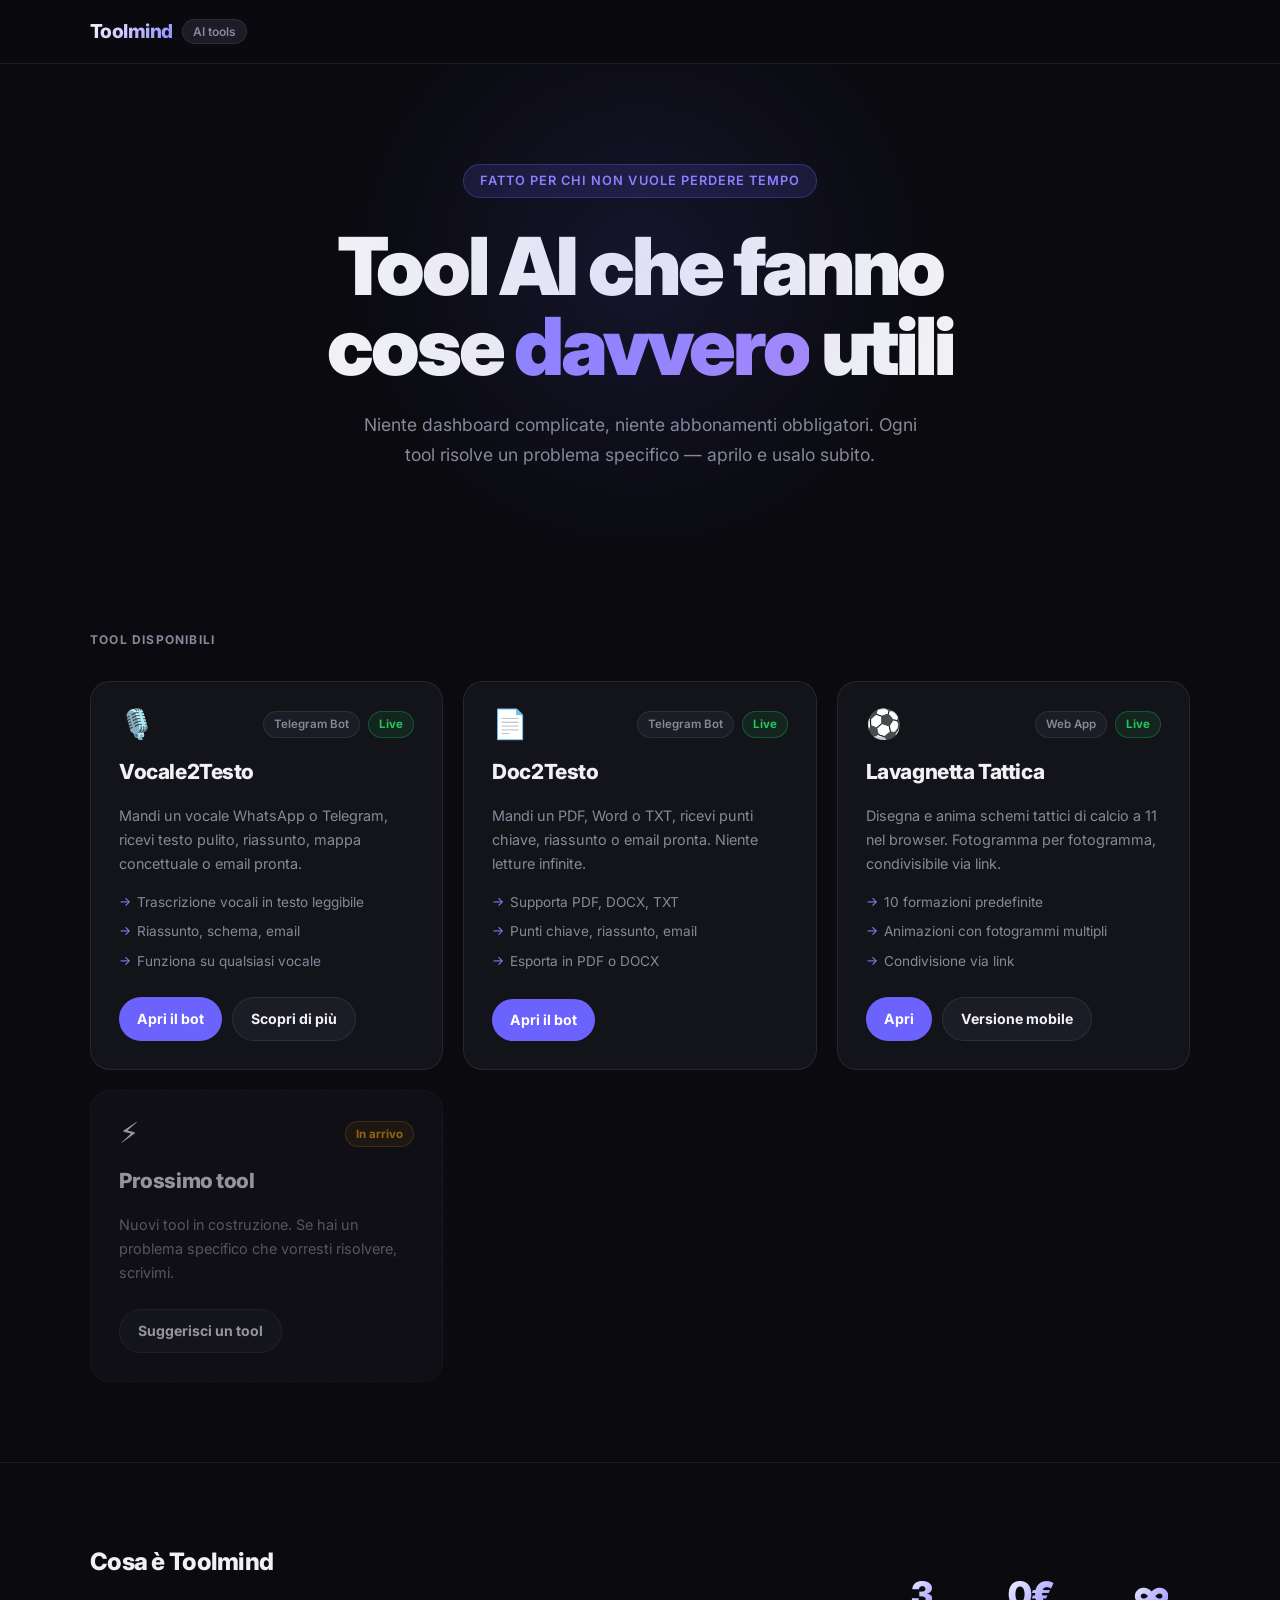
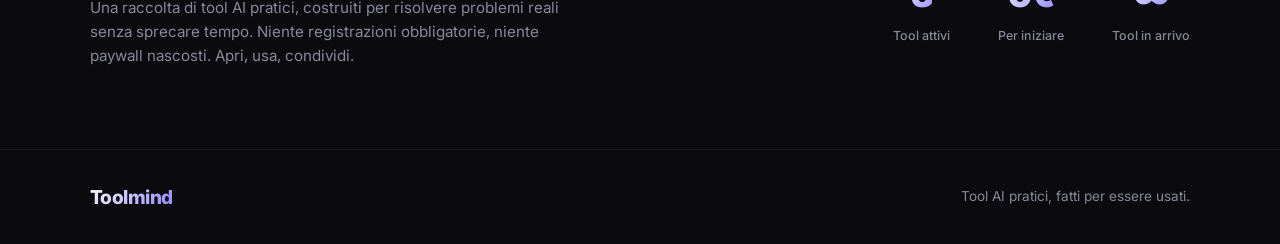
<file: index.html>
<!DOCTYPE html>
<html lang="it">
<head>
  <meta charset="UTF-8">
  <meta name="viewport" content="width=device-width, initial-scale=1.0">
  <title>Toolmind — AI tools che fanno cose utili</title>
  <meta name="description" content="Toolmind raccoglie tool AI pratici per trascrivere vocali, analizzare documenti e molto altro. Gratuiti, semplici, pronti da usare.">
  <link rel="preconnect" href="https://fonts.googleapis.com">
  <link rel="preconnect" href="https://fonts.gstatic.com" crossorigin>
  <link href="https://fonts.googleapis.com/css2?family=Inter:wght@400;500;600;700;800;900&display=swap" rel="stylesheet">
  <link rel="icon" href="data:image/svg+xml,<svg xmlns='http://www.w3.org/2000/svg' viewBox='0 0 100 100'><text y='.9em' font-size='90'>🛠️</text></svg>">
  <link rel="stylesheet" href="style.css">
</head>
<body>

  <header class="header">
    <div class="container header-inner">
      <span class="logo">Toolmind</span>
      <span class="logo-tag">AI tools</span>
    </div>
  </header>

  <section class="hero">
    <div class="container">
      <div class="hero-label">Fatto per chi non vuole perdere tempo</div>
      <h1>Tool AI che fanno<br>cose <em>davvero</em> utili</h1>
      <p class="hero-sub">Niente dashboard complicate, niente abbonamenti obbligatori. Ogni tool risolve un problema specifico — aprilo e usalo subito.</p>
    </div>
  </section>

  <section class="tools">
    <div class="container">
      <h2 class="section-title">Tool disponibili</h2>
      <div class="tools-grid">

        <article class="tool-card">
          <div class="tool-header">
            <div class="tool-icon">🎙️</div>
            <div class="tool-meta">
              <span class="tool-badge">Telegram Bot</span>
              <span class="tool-status live">Live</span>
            </div>
          </div>
          <h3>Vocale2Testo</h3>
          <p>Mandi un vocale WhatsApp o Telegram, ricevi testo pulito, riassunto, mappa concettuale o email pronta.</p>
          <ul class="tool-features">
            <li>Trascrizione vocali in testo leggibile</li>
            <li>Riassunto, schema, email</li>
            <li>Funziona su qualsiasi vocale</li>
          </ul>
          <div class="tool-actions">
            <a class="btn primary" href="https://t.me/davocaleatesto_bot" target="_blank">Apri il bot</a>
            <a class="btn ghost" href="https://vocale2testo.it" target="_blank">Scopri di più</a>
          </div>
        </article>

        <article class="tool-card">
          <div class="tool-header">
            <div class="tool-icon">📄</div>
            <div class="tool-meta">
              <span class="tool-badge">Telegram Bot</span>
              <span class="tool-status live">Live</span>
            </div>
          </div>
          <h3>Doc2Testo</h3>
          <p>Mandi un PDF, Word o TXT, ricevi punti chiave, riassunto o email pronta. Niente letture infinite.</p>
          <ul class="tool-features">
            <li>Supporta PDF, DOCX, TXT</li>
            <li>Punti chiave, riassunto, email</li>
            <li>Esporta in PDF o DOCX</li>
          </ul>
          <div class="tool-actions">
            <a class="btn primary" href="https://t.me/doc2testo_bot" target="_blank">Apri il bot</a>
          </div>
        </article>

        <article class="tool-card">
          <div class="tool-header">
            <div class="tool-icon">⚽</div>
            <div class="tool-meta">
              <span class="tool-badge">Web App</span>
              <span class="tool-status live">Live</span>
            </div>
          </div>
          <h3>Lavagnetta Tattica</h3>
          <p>Disegna e anima schemi tattici di calcio a 11 nel browser. Fotogramma per fotogramma, condivisibile via link.</p>
          <ul class="tool-features">
            <li>10 formazioni predefinite</li>
            <li>Animazioni con fotogrammi multipli</li>
            <li>Condivisione via link</li>
          </ul>
          <div class="tool-actions">
            <a class="btn primary" href="./tattica/">Apri</a>
            <a class="btn ghost" href="./tattica/mobile.html">Versione mobile</a>
          </div>
        </article>

        <article class="tool-card coming-soon">
          <div class="tool-header">
            <div class="tool-icon">⚡</div>
            <div class="tool-meta">
              <span class="tool-status soon">In arrivo</span>
            </div>
          </div>
          <h3>Prossimo tool</h3>
          <p>Nuovi tool in costruzione. Se hai un problema specifico che vorresti risolvere, scrivimi.</p>
          <div class="tool-actions">
            <a class="btn ghost" href="https://t.me/Paolo_Sem" target="_blank">Suggerisci un tool</a>
          </div>
        </article>

      </div>
    </div>
  </section>

  <section class="about">
    <div class="container about-inner">
      <div>
        <h2>Cosa è Toolmind</h2>
        <p>Una raccolta di tool AI pratici, costruiti per risolvere problemi reali senza sprecare tempo. Niente registrazioni obbligatorie, niente paywall nascosti. Apri, usa, condividi.</p>
      </div>
      <div class="about-stats">
        <div class="stat">
          <span class="stat-number">3</span>
          <span class="stat-label">Tool attivi</span>
        </div>
        <div class="stat">
          <span class="stat-number">0€</span>
          <span class="stat-label">Per iniziare</span>
        </div>
        <div class="stat">
          <span class="stat-number">∞</span>
          <span class="stat-label">Tool in arrivo</span>
        </div>
      </div>
    </div>
  </section>

  <footer class="footer">
    <div class="container footer-inner">
      <span class="logo">Toolmind</span>
      <span class="footer-copy">Tool AI pratici, fatti per essere usati.</span>
    </div>
  </footer>


<script data-goatcounter="https://toolmind.goatcounter.com/count"
        async src="//gc.zgo.at/count.js"></script>
</body>
</html>
</file>
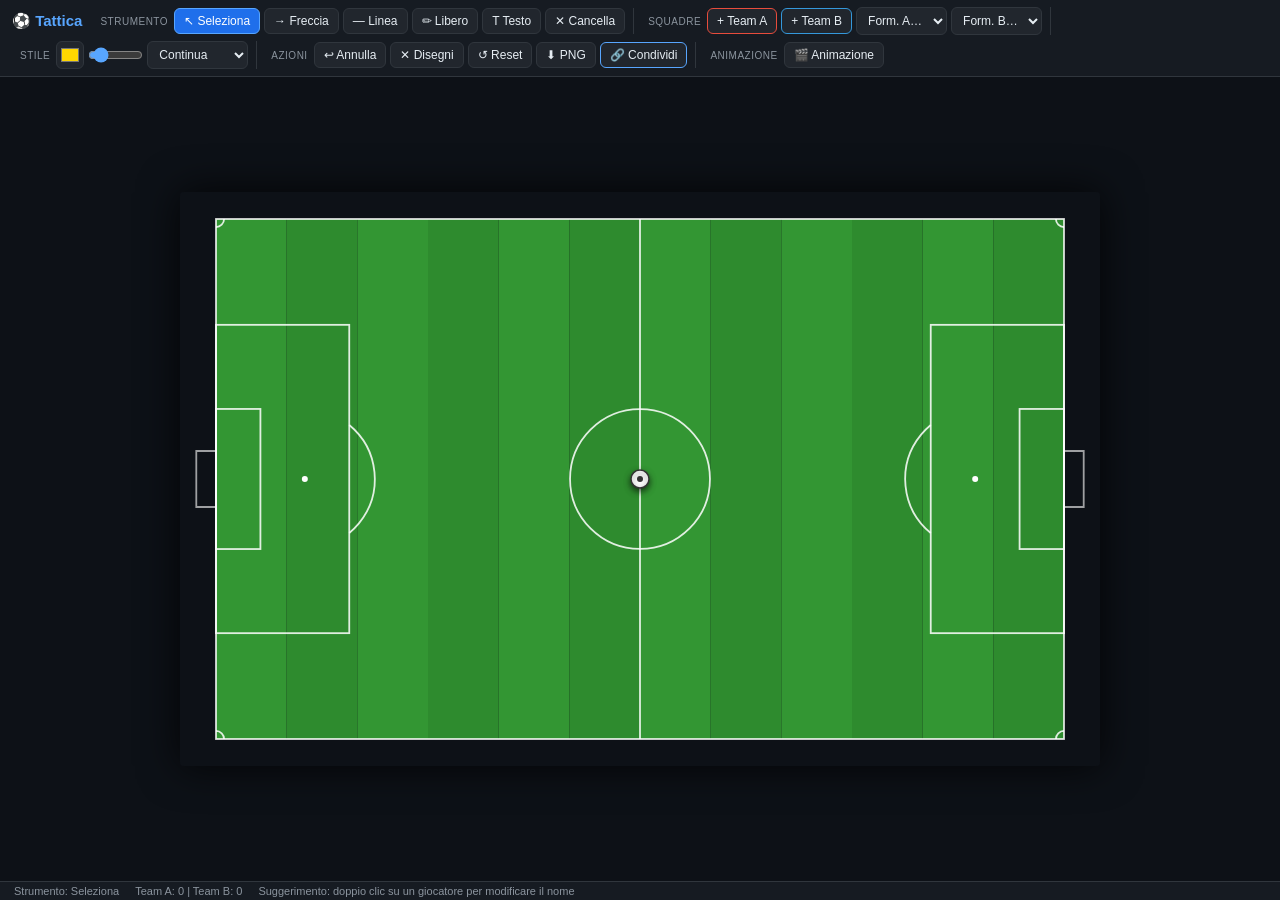
<file: tattica/index.html>
<!DOCTYPE html>
<html lang="it">
<head>
<meta charset="UTF-8">
<meta name="viewport" content="width=device-width, initial-scale=1.0">
<title>Lavagnetta Tattica — Toolmind</title>
<style>
  body { margin: 0; background: #0d1117; display: flex; align-items: center; justify-content: center; height: 100vh; font-family: sans-serif; color: #8b949e; font-size: 14px; }
</style>
</head>
<body>
<script>
  if (/Mobile|Android|iPhone|iPad|iPod/i.test(navigator.userAgent)) {
    location.replace('./mobile.html');
  } else {
    location.replace('./desktop.html');
  }
</script>
<span>Caricamento…</span>

<script data-goatcounter="https://toolmind.goatcounter.com/count"
        async src="//gc.zgo.at/count.js"></script>
</body>
</html>
</file>
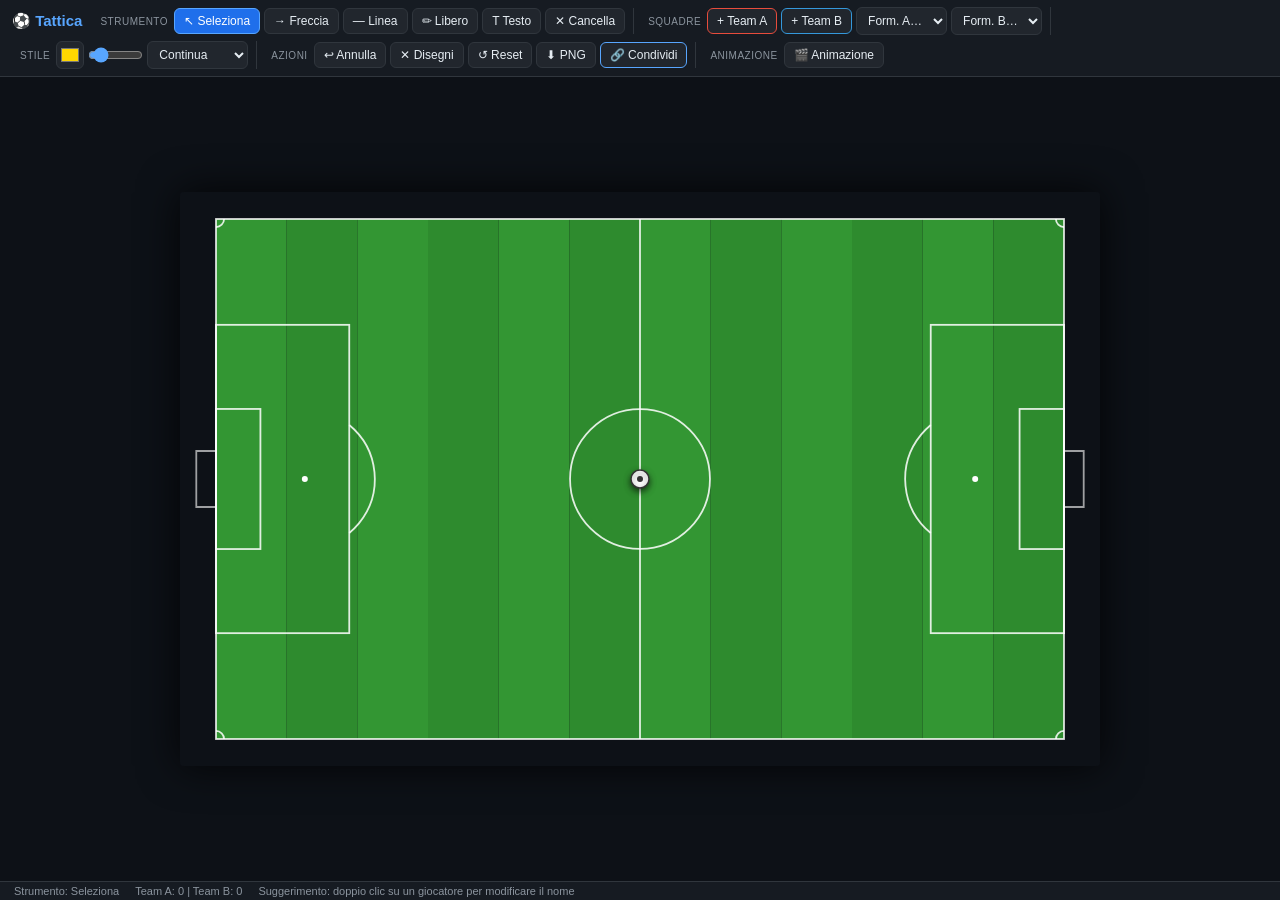
<file: tattica/desktop.html>
<!DOCTYPE html>
<html lang="it">
<head>
<meta charset="UTF-8">
<meta name="viewport" content="width=device-width, initial-scale=1.0">
<title>⚽ Lavagnetta Tattica Calcio</title>
<style>
*{box-sizing:border-box;margin:0;padding:0}
body{background:#0d1117;color:#e6edf3;font-family:-apple-system,BlinkMacSystemFont,'Segoe UI',sans-serif;height:100vh;display:flex;flex-direction:column;overflow:hidden}
#header{display:flex;align-items:center;gap:6px;padding:7px 12px;background:#161b22;border-bottom:1px solid #30363d;flex-wrap:wrap}
h1{font-size:15px;font-weight:700;color:#58a6ff;white-space:nowrap;margin-right:4px}
.grp{display:flex;align-items:center;gap:4px;padding:0 8px;border-right:1px solid #30363d}
.grp:last-child{border-right:none}
.glbl{font-size:10px;color:#8b949e;text-transform:uppercase;letter-spacing:.5px;margin-right:2px;white-space:nowrap}
button{padding:5px 9px;border:1px solid #30363d;border-radius:6px;background:#21262d;color:#e6edf3;cursor:pointer;font-size:12px;transition:background .15s,border-color .15s;white-space:nowrap}
button:hover{background:#30363d;border-color:#58a6ff}
button.active{background:#1f6feb;border-color:#58a6ff;color:#fff}
select{padding:5px 7px;background:#21262d;color:#e6edf3;border:1px solid #30363d;border-radius:6px;font-size:12px;cursor:pointer}
select:hover{border-color:#58a6ff}
input[type=color]{width:28px;height:28px;border:1px solid #30363d;border-radius:6px;padding:2px;background:#21262d;cursor:pointer}
input[type=range]{width:55px;accent-color:#58a6ff}
#wrap{flex:1;display:flex;align-items:center;justify-content:center;overflow:auto;padding:10px;background:#0d1117;min-height:0}
canvas{display:block;border-radius:4px;box-shadow:0 0 40px rgba(0,0,0,.8)}
#bar{padding:3px 14px;background:#161b22;border-top:1px solid #30363d;font-size:11px;color:#8b949e;display:flex;gap:16px}
.btn-a{border-color:#e74c3c!important}.btn-a:hover{background:#c0392b!important}
.btn-b{border-color:#3498db!important}.btn-b:hover{background:#2980b9!important}

/* ── ANIMATION PANEL ── */
#anim-panel{display:none;background:#0f141a;border-top:1px solid #30363d;flex-direction:column}
#anim-panel.open{display:flex}
#anim-controls{display:flex;align-items:center;gap:8px;padding:6px 12px;background:#161b22;border-bottom:1px solid #1e2530;flex-shrink:0}
#anim-controls button{padding:4px 10px;font-size:12px}
#anim-scrubber-wrap{flex:1;height:8px;background:#21262d;border-radius:4px;cursor:pointer;position:relative;overflow:visible;margin:0 4px}
#anim-progress{height:100%;background:#1f6feb;border-radius:4px;pointer-events:none;width:0%}
.scr-kf-dot{position:absolute;width:8px;height:8px;background:#58a6ff;border-radius:50%;top:-1px;transform:translateX(-50%);border:1px solid #0f141a;pointer-events:none}
#anim-time{font-size:11px;color:#8b949e;white-space:nowrap;font-variant-numeric:tabular-nums;min-width:90px}
#anim-loop-lbl{font-size:11px;color:#8b949e;display:flex;align-items:center;gap:4px;cursor:pointer}
#anim-loop-lbl input{accent-color:#58a6ff;cursor:pointer}
#anim-speed{padding:4px 6px;font-size:11px}

#storyboard-wrap{display:flex;gap:10px;padding:10px 12px;overflow-x:auto;flex-shrink:0;align-items:flex-start}
.kf-card{flex-shrink:0;width:130px;border:2px solid #30363d;border-radius:8px;background:#21262d;cursor:pointer;transition:border-color .15s;overflow:hidden}
.kf-card:hover{border-color:#58a6ff}
.kf-card.active{border-color:#58a6ff;box-shadow:0 0 0 2px rgba(88,166,255,.2)}
.kf-card.playing{border-color:#f8a622}
.kf-thumb{display:block;width:130px;height:80px;object-fit:cover;background:#1a2030}
.kf-foot{display:flex;align-items:center;padding:4px 6px;gap:4px}
.kf-num{font-size:10px;color:#8b949e;font-weight:700;flex-shrink:0}
.kf-dur{flex:1;font-size:10px;color:#e6edf3;text-align:center;padding:2px 4px;border-radius:4px;border:1px solid transparent;cursor:pointer;white-space:nowrap}
.kf-dur:hover{border-color:#58a6ff;background:rgba(88,166,255,.1)}
.kf-del{font-size:11px;color:#8b949e;cursor:pointer;padding:2px 3px;border-radius:3px;line-height:1}
.kf-del:hover{color:#e74c3c;background:rgba(231,76,60,.1)}
.kf-add{flex-shrink:0;width:130px;height:112px;border:2px dashed #30363d;border-radius:8px;background:none;color:#8b949e;cursor:pointer;display:flex;flex-direction:column;align-items:center;justify-content:center;gap:6px;font-size:12px;transition:all .15s}
.kf-add:hover{border-color:#58a6ff;color:#58a6ff}
.kf-add .plus{font-size:24px;font-weight:300;line-height:1}

/* ── MODAL ── */
.overlay{display:none;position:fixed;inset:0;background:rgba(0,0,0,.7);z-index:100;align-items:center;justify-content:center}
.overlay.open{display:flex}
.modal{background:#161b22;border:1px solid #30363d;border-radius:12px;padding:22px;max-width:500px;width:90%}
.modal h2{margin-bottom:10px;font-size:15px;color:#58a6ff}
.modal p{font-size:12px;color:#8b949e;margin-bottom:10px}
.modal input[type=text]{width:100%;padding:7px 10px;background:#21262d;border:1px solid #30363d;border-radius:6px;color:#e6edf3;font-size:12px;margin-bottom:12px}
.mact{display:flex;gap:8px;justify-content:flex-end}
</style>
</head>
<body>

<div id="header">
  <h1>⚽ Tattica</h1>

  <div class="grp">
    <span class="glbl">Strumento</span>
    <button id="tsel" class="active" title="Seleziona (S)">↖ Seleziona</button>
    <button id="tarr" title="Freccia (A)">→ Freccia</button>
    <button id="tlin" title="Linea (L)">— Linea</button>
    <button id="tfre" title="Libero (F)">✏ Libero</button>
    <button id="ttxt" title="Testo (T)">T Testo</button>
    <button id="tdel" title="Elimina (D)">✕ Cancella</button>
  </div>

  <div class="grp">
    <span class="glbl">Squadre</span>
    <button class="btn-a" onclick="addPlayer('A')">+ Team A</button>
    <button class="btn-b" onclick="addPlayer('B')">+ Team B</button>
    <select id="fmA" title="Formazione Team A"><option value="">Form. A…</option></select>
    <select id="fmB" title="Formazione Team B"><option value="">Form. B…</option></select>
  </div>

  <div class="grp">
    <span class="glbl">Stile</span>
    <input type="color" id="dcol" value="#FFD700" title="Colore disegno">
    <input type="range" id="dlw" min="1" max="10" value="2" title="Spessore">
    <select id="dls">
      <option value="solid">Continua</option>
      <option value="dashed">Tratteggiata</option>
      <option value="dotted">Punteggiata</option>
    </select>
  </div>

  <div class="grp">
    <span class="glbl">Azioni</span>
    <button onclick="undo()" title="Annulla (Ctrl+Z)">↩ Annulla</button>
    <button onclick="clearDrawings()">✕ Disegni</button>
    <button onclick="resetAll()">↺ Reset</button>
    <button onclick="download()">⬇ PNG</button>
    <button onclick="share()" style="border-color:#58a6ff">🔗 Condividi</button>
  </div>

  <div class="grp">
    <span class="glbl">Animazione</span>
    <button id="btn-anim" onclick="toggleAnimMode()" title="Modalità animazione">🎬 Animazione</button>
  </div>
</div>

<div id="wrap"><canvas id="c"></canvas></div>

<!-- Animation panel -->
<div id="anim-panel">
  <div id="anim-controls">
    <button onclick="animGoStart()" title="Torna all'inizio">⏮</button>
    <button id="anim-play-btn" onclick="animTogglePlay()">▶ Play</button>
    <button onclick="animStop()" title="Stop e torna al fotogramma 1">⏹ Stop</button>
    <div id="anim-scrubber-wrap" title="Clicca per navigare">
      <div id="anim-progress"></div>
      <div id="scr-kf-dots"></div>
    </div>
    <span id="anim-time">0.0s / 0.0s</span>
    <select id="anim-speed" title="Velocità playback" onchange="ANIM.speed=+this.value">
      <option value="0.25">0.25×</option>
      <option value="0.5">0.5×</option>
      <option value="1" selected>1×</option>
      <option value="2">2×</option>
    </select>
    <label id="anim-loop-lbl"><input type="checkbox" id="anim-loop" onchange="ANIM.loop=this.checked"> Loop</label>
    <span style="margin-left:auto;font-size:11px;color:#8b949e">Seleziona un fotogramma per modificarlo • trascina i giocatori</span>
  </div>
  <div id="storyboard-wrap">
    <!-- keyframe cards injected here -->
  </div>
</div>

<div id="bar">
  <span id="btool">Strumento: Seleziona</span>
  <span id="bteams">Team A: 0 | Team B: 0</span>
  <span id="btip">Suggerimento: doppio clic su un giocatore per modificare il nome</span>
</div>

<div class="overlay" id="shareModal">
  <div class="modal">
    <h2>🔗 Condividi la tattica</h2>
    <p id="shareMsg">Copia il link — contiene tutta la tattica codificata nell'URL:</p>
    <input type="text" id="shareUrl" readonly>
    <div class="mact">
      <button onclick="copyUrl()">Copia link</button>
      <button onclick="document.getElementById('shareModal').classList.remove('open')">Chiudi</button>
    </div>
  </div>
</div>

<script>
// ─── CONSTANTS ────────────────────────────────────────
const CW = 920, CH = 574;
const FX = 36, FY = 27, FW = 848, FH = 520;
const HS = FW/105, VS = FH/68;
const PR = 16;

// ─── HELPERS ──────────────────────────────────────────
function uid(){return Date.now().toString(36)+Math.random().toString(36).slice(2)}
function lerp(a,b,t){return a+(b-a)*t}
function ease(t){return t<.5?2*t*t:-1+(4-2*t)*t}
function cloneDeep(x){return JSON.parse(JSON.stringify(x))}

// ─── STATE ────────────────────────────────────────────
let S={
  tool:'select',drawColor:'#FFD700',lineWidth:2,lineStyle:'solid',
  players:[],arrows:[],lines:[],texts:[],
  ball:{x:FX+FW/2,y:FY+FH/2},
};

// ─── ANIMATION STATE ──────────────────────────────────
const ANIM={
  active:false,
  keyframes:[],   // [{id,dur,players,ball,arrows,lines,texts,thumb}]
  currentKF:-1,
  playing:false,
  currentTime:0,  // ms
  playWall:0,
  playStart:0,
  speed:1,
  loop:false,
  rafId:null,
};

let hist=[], drag=null, draw=null, sel=null;
let nA=1, nB=1;
let renderOverride=null; // when set, render uses this instead of S

// ─── CANVAS SETUP ─────────────────────────────────────
const canvas=document.getElementById('c');
const ctx=canvas.getContext('2d');
const dpr=window.devicePixelRatio||1;
canvas.width=CW*dpr; canvas.height=CH*dpr;
canvas.style.width=CW+'px'; canvas.style.height=CH+'px';
ctx.scale(dpr,dpr);

// ─── PITCH ────────────────────────────────────────────
function pitch(){
  ctx.fillStyle='#0d1117'; ctx.fillRect(0,0,CW,CH);
  const sw=FW/12;
  for(let i=0;i<12;i++){
    ctx.fillStyle=i%2?'#2e8b2e':'#339633';
    ctx.fillRect(FX+i*sw,FY,sw,FH);
  }
  ctx.strokeStyle='rgba(255,255,255,.85)'; ctx.lineWidth=1.8; ctx.setLineDash([]);
  ctx.strokeRect(FX,FY,FW,FH);
  ln(FX+FW/2,FY,FX+FW/2,FY+FH);
  arc(FX+FW/2,FY+FH/2,9.15*VS);
  dot(FX+FW/2,FY+FH/2,3);
  const paW=16.5*HS,paH=40.32*VS,paY=FY+(FH-paH)/2;
  ctx.strokeRect(FX,paY,paW,paH); ctx.strokeRect(FX+FW-paW,paY,paW,paH);
  const gaW=5.5*HS,gaH=18.32*VS,gaY=FY+(FH-gaH)/2;
  ctx.strokeRect(FX,gaY,gaW,gaH); ctx.strokeRect(FX+FW-gaW,gaY,gaW,gaH);
  const psL=FX+11*HS,psR=FX+FW-11*HS,psy=FY+FH/2,ccr=9.15*VS;
  dot(psL,psy,3); dot(psR,psy,3);
  const aAng=Math.acos(((16.5-11)*HS)/ccr);
  ctx.beginPath();ctx.arc(psL,psy,ccr,-aAng,aAng);ctx.stroke();
  ctx.beginPath();ctx.arc(psR,psy,ccr,Math.PI-aAng,Math.PI+aAng);ctx.stroke();
  const cr=1*HS;
  ca(FX,FY,0,Math.PI/2); ca(FX+FW,FY,Math.PI/2,Math.PI);
  ca(FX,FY+FH,-Math.PI/2,0); ca(FX+FW,FY+FH,Math.PI,3*Math.PI/2);
  const gH=7.32*VS,gD=2.44*HS,gY=FY+(FH-gH)/2;
  ctx.strokeStyle='rgba(255,255,255,.6)';
  ctx.beginPath();ctx.moveTo(FX,gY);ctx.lineTo(FX-gD,gY);ctx.lineTo(FX-gD,gY+gH);ctx.lineTo(FX,gY+gH);ctx.stroke();
  ctx.beginPath();ctx.moveTo(FX+FW,gY);ctx.lineTo(FX+FW+gD,gY);ctx.lineTo(FX+FW+gD,gY+gH);ctx.lineTo(FX+FW,gY+gH);ctx.stroke();
  function ln(x1,y1,x2,y2){ctx.beginPath();ctx.moveTo(x1,y1);ctx.lineTo(x2,y2);ctx.stroke();}
  function arc(x,y,r){ctx.beginPath();ctx.arc(x,y,r,0,Math.PI*2);ctx.stroke();}
  function dot(x,y,r){ctx.fillStyle='white';ctx.beginPath();ctx.arc(x,y,r,0,Math.PI*2);ctx.fill();}
  function ca(x,y,s,e){ctx.beginPath();ctx.arc(x,y,cr,s,e);ctx.stroke();}
}

// ─── ARROWHEAD ────────────────────────────────────────
function arrowhead(x1,y1,x2,y2,color,sz){
  const a=Math.atan2(y2-y1,x2-x1);
  ctx.fillStyle=color; ctx.beginPath();
  ctx.moveTo(x2,y2);
  ctx.lineTo(x2-sz*Math.cos(a-Math.PI/6),y2-sz*Math.sin(a-Math.PI/6));
  ctx.lineTo(x2-sz*Math.cos(a+Math.PI/6),y2-sz*Math.sin(a+Math.PI/6));
  ctx.closePath(); ctx.fill();
}
function setDash(s){ctx.setLineDash(s==='dashed'?[9,4]:s==='dotted'?[2,5]:[]);}

// ─── RENDER ───────────────────────────────────────────
function render(){
  const RS=renderOverride||S;
  pitch();

  RS.arrows.forEach(a=>{
    ctx.strokeStyle=a.color;ctx.lineWidth=a.lw;setDash(a.ls);
    ctx.beginPath();ctx.moveTo(a.x1,a.y1);ctx.lineTo(a.x2,a.y2);ctx.stroke();
    ctx.setLineDash([]);
    if(a.arr)arrowhead(a.x1,a.y1,a.x2,a.y2,a.color,a.lw*4+4);
  });

  RS.lines.forEach(l=>{
    if(l.pts.length<2)return;
    ctx.strokeStyle=l.color;ctx.lineWidth=l.lw;setDash(l.ls);
    ctx.lineJoin='round';ctx.lineCap='round';
    ctx.beginPath();ctx.moveTo(l.pts[0].x,l.pts[0].y);
    l.pts.forEach(p=>ctx.lineTo(p.x,p.y));ctx.stroke();ctx.setLineDash([]);
  });

  RS.texts.forEach(t=>{
    ctx.font=`bold ${t.sz}px sans-serif`;
    ctx.textAlign='center';ctx.textBaseline='middle';
    ctx.fillStyle='rgba(0,0,0,.5)';ctx.fillText(t.txt,t.x+1,t.y+1);
    ctx.fillStyle=t.color;ctx.fillText(t.txt,t.x,t.y);
  });

  // Trajectory preview (edit mode only, when not overriding)
  if(!renderOverride&&ANIM.active&&!ANIM.playing){
    drawTrajectoryPreview();
  }

  // Live draw preview
  if(!renderOverride&&draw){
    ctx.strokeStyle=S.drawColor;ctx.lineWidth=S.lineWidth;setDash(S.lineStyle);
    ctx.lineJoin='round';ctx.lineCap='round';
    if(draw.type==='arrow'||draw.type==='line'){
      ctx.beginPath();ctx.moveTo(draw.x1,draw.y1);ctx.lineTo(draw.x2,draw.y2);ctx.stroke();
      ctx.setLineDash([]);
      if(draw.type==='arrow')arrowhead(draw.x1,draw.y1,draw.x2,draw.y2,S.drawColor,S.lineWidth*4+4);
    }else if(draw.pts&&draw.pts.length>1){
      ctx.beginPath();ctx.moveTo(draw.pts[0].x,draw.pts[0].y);
      draw.pts.forEach(p=>ctx.lineTo(p.x,p.y));ctx.stroke();
    }
    ctx.setLineDash([]);
  }

  // Ball
  {
    const b=RS.ball;
    ctx.shadowColor='rgba(0,0,0,.6)';ctx.shadowBlur=6;ctx.shadowOffsetY=3;
    ctx.fillStyle='white';ctx.beginPath();ctx.arc(b.x,b.y,9,0,Math.PI*2);ctx.fill();
    ctx.strokeStyle='#333';ctx.lineWidth=1.5;ctx.setLineDash([]);ctx.stroke();
    ctx.shadowColor='transparent';ctx.shadowBlur=0;ctx.shadowOffsetY=0;
    ctx.fillStyle='#333';ctx.beginPath();ctx.arc(b.x,b.y,3,0,Math.PI*2);ctx.fill();
  }

  // Players
  RS.players.forEach((p,i)=>{
    const isSel=!renderOverride&&sel&&sel.type==='player'&&sel.i===i;
    ctx.globalAlpha=p.alpha??1;
    ctx.shadowColor='rgba(0,0,0,.5)';ctx.shadowBlur=8;ctx.shadowOffsetX=2;ctx.shadowOffsetY=2;
    ctx.beginPath();ctx.arc(p.x,p.y,PR,0,Math.PI*2);
    ctx.fillStyle=p.color;ctx.fill();
    ctx.shadowColor='transparent';ctx.shadowBlur=0;ctx.shadowOffsetX=0;ctx.shadowOffsetY=0;
    ctx.strokeStyle=isSel?'#FFD700':'rgba(255,255,255,.85)';
    ctx.lineWidth=isSel?3:1.5;ctx.setLineDash([]);ctx.stroke();
    ctx.fillStyle='white';ctx.font='bold 11px sans-serif';
    ctx.textAlign='center';ctx.textBaseline='middle';
    ctx.fillText(p.num,p.x,p.y);
    if(p.name){
      ctx.font='9px sans-serif';
      const tw=ctx.measureText(p.name).width+6;
      ctx.fillStyle='rgba(0,0,0,.75)';
      ctx.fillRect(p.x-tw/2,p.y+PR+2,tw,13);
      ctx.fillStyle='white';ctx.textBaseline='top';
      ctx.fillText(p.name.substring(0,10),p.x,p.y+PR+4);
    }
    ctx.textBaseline='alphabetic';
    ctx.globalAlpha=1;
  });
}

// ─── TRAJECTORY PREVIEW ───────────────────────────────
function drawTrajectoryPreview(){
  if(ANIM.currentKF<0||ANIM.currentKF>=ANIM.keyframes.length-1)return;
  const nextKF=ANIM.keyframes[ANIM.currentKF+1];
  const nextMap={};
  nextKF.players.forEach(p=>nextMap[p.id]=p);

  ctx.setLineDash([5,4]);ctx.lineWidth=1.5;
  S.players.forEach(p=>{
    const np=nextMap[p.id];
    if(!np)return;
    const dx=np.x-p.x,dy=np.y-p.y;
    if(dx*dx+dy*dy<25)return;
    ctx.strokeStyle='rgba(255,255,255,.3)';
    ctx.beginPath();ctx.moveTo(p.x,p.y);ctx.lineTo(np.x,np.y);ctx.stroke();
    ctx.globalAlpha=.28;
    ctx.beginPath();ctx.arc(np.x,np.y,PR,0,Math.PI*2);
    ctx.fillStyle=p.color;ctx.fill();
    ctx.strokeStyle='rgba(255,255,255,.5)';ctx.lineWidth=1;ctx.stroke();
    ctx.globalAlpha=1;
  });

  const nb=nextKF.ball,bdx=nb.x-S.ball.x,bdy=nb.y-S.ball.y;
  if(bdx*bdx+bdy*bdy>25){
    ctx.strokeStyle='rgba(255,220,0,.4)';ctx.lineWidth=1.5;
    ctx.beginPath();ctx.moveTo(S.ball.x,S.ball.y);ctx.lineTo(nb.x,nb.y);ctx.stroke();
    ctx.globalAlpha=.28;ctx.fillStyle='white';
    ctx.beginPath();ctx.arc(nb.x,nb.y,9,0,Math.PI*2);ctx.fill();
    ctx.globalAlpha=1;
  }
  ctx.setLineDash([]);
}

// ─── HISTORY ──────────────────────────────────────────
function snap(){
  if(ANIM.active){
    hist.push(JSON.stringify({kfs:cloneDeep(ANIM.keyframes),ckf:ANIM.currentKF}));
  }else{
    hist.push(JSON.stringify({players:S.players,arrows:S.arrows,lines:S.lines,texts:S.texts,ball:S.ball}));
  }
  if(hist.length>60)hist.shift();
}

function undo(){
  if(!hist.length)return;
  const prev=JSON.parse(hist.pop());
  if(ANIM.active&&prev.kfs!==undefined){
    ANIM.keyframes=prev.kfs;
    selectKF(Math.min(prev.ckf,ANIM.keyframes.length-1));
    renderStoryboard();
  }else if(!ANIM.active&&prev.players){
    Object.assign(S,prev);sel=null;render();status();
  }
}

// ─── HIT TEST ─────────────────────────────────────────
function playerAt(x,y){
  for(let i=S.players.length-1;i>=0;i--){
    const p=S.players[i];
    if((x-p.x)**2+(y-p.y)**2<=PR*PR)return i;
  }
  return -1;
}
function ballAt(x,y){return(x-S.ball.x)**2+(y-S.ball.y)**2<=16*16;}
function arrowAt(x,y){
  for(let i=S.arrows.length-1;i>=0;i--){
    const a=S.arrows[i],dx=a.x2-a.x1,dy=a.y2-a.y1,l2=dx*dx+dy*dy;
    if(!l2)continue;
    const t=Math.max(0,Math.min(1,((x-a.x1)*dx+(y-a.y1)*dy)/l2));
    if((x-a.x1-t*dx)**2+(y-a.y1-t*dy)**2<64)return i;
  }
  return -1;
}
function lineAt(x,y){
  for(let i=S.lines.length-1;i>=0;i--){
    const l=S.lines[i];
    for(let j=0;j<l.pts.length-1;j++){
      const p1=l.pts[j],p2=l.pts[j+1];
      const dx=p2.x-p1.x,dy=p2.y-p1.y,l2=dx*dx+dy*dy;
      if(!l2)continue;
      const t=Math.max(0,Math.min(1,((x-p1.x)*dx+(y-p1.y)*dy)/l2));
      if((x-p1.x-t*dx)**2+(y-p1.y-t*dy)**2<64)return i;
    }
  }
  return -1;
}
function textAt(x,y){
  for(let i=S.texts.length-1;i>=0;i--){
    const t=S.texts[i];
    if(Math.abs(x-t.x)<50&&Math.abs(y-t.y)<14)return i;
  }
  return -1;
}

// ─── POINTER ──────────────────────────────────────────
function pos(e){
  const r=canvas.getBoundingClientRect();
  return{x:(e.clientX-r.left)*(CW/r.width),y:(e.clientY-r.top)*(CH/r.height)};
}

// ─── EVENTS ───────────────────────────────────────────
canvas.addEventListener('mousedown',onDown);
canvas.addEventListener('mousemove',onMove);
canvas.addEventListener('mouseup',onUp);
canvas.addEventListener('touchstart',e=>{e.preventDefault();onDown(e.touches[0]);},{passive:false});
canvas.addEventListener('touchmove', e=>{e.preventDefault();onMove(e.touches[0]);},{passive:false});
canvas.addEventListener('touchend',  e=>{e.preventDefault();onUp(e.changedTouches[0]);},{passive:false});

function onDown(e){
  if(ANIM.playing)return;
  const{x,y}=pos(e);
  if(S.tool==='select'){
    if(ballAt(x,y)){snap();drag={type:'ball',ox:x-S.ball.x,oy:y-S.ball.y};return;}
    const pi=playerAt(x,y);
    if(pi>=0){snap();drag={type:'player',i:pi,ox:x-S.players[pi].x,oy:y-S.players[pi].y};sel={type:'player',i:pi};render();return;}
    sel=null;render();return;
  }
  if(S.tool==='arrow'||S.tool==='line'){draw={type:S.tool,x1:x,y1:y,x2:x,y2:y};return;}
  if(S.tool==='freehand'){draw={type:'freehand',pts:[{x,y}]};return;}
  if(S.tool==='text'){
    const txt=prompt('Inserisci testo:','');
    if(txt&&txt.trim()){snap();S.texts.push({x,y,txt:txt.trim(),color:S.drawColor,sz:14});render();syncToKF();}
    return;
  }
  if(S.tool==='delete'){
    const pi=playerAt(x,y);
    if(pi>=0){snap();S.players.splice(pi,1);sel=null;render();status();syncToKF();return;}
    const ai=arrowAt(x,y);
    if(ai>=0){snap();S.arrows.splice(ai,1);render();syncToKF();return;}
    const li=lineAt(x,y);
    if(li>=0){snap();S.lines.splice(li,1);render();syncToKF();return;}
    const ti=textAt(x,y);
    if(ti>=0){snap();S.texts.splice(ti,1);render();syncToKF();}
  }
}

function onMove(e){
  const{x,y}=pos(e);
  if(drag){
    if(drag.type==='ball'){S.ball.x=x-drag.ox;S.ball.y=y-drag.oy;}
    else{S.players[drag.i].x=x-drag.ox;S.players[drag.i].y=y-drag.oy;}
    render();return;
  }
  if(draw){
    if(draw.type==='arrow'||draw.type==='line'){draw.x2=x;draw.y2=y;}
    else if(draw.type==='freehand')draw.pts.push({x,y});
    render();return;
  }
  canvas.style.cursor=S.tool==='select'&&(playerAt(x,y)>=0||ballAt(x,y))?'grab':'default';
}

function onUp(e){
  if(drag){drag=null;canvas.style.cursor='default';syncToKF();}
  if(draw){
    snap();
    const{type,x1,y1,x2,y2,pts}=draw;
    if(type==='arrow'||type==='line'){
      if((x2-x1)**2+(y2-y1)**2>25)
        S.arrows.push({x1,y1,x2,y2,color:S.drawColor,lw:S.lineWidth,ls:S.lineStyle,arr:type==='arrow'});
    }else if(pts&&pts.length>3){
      S.lines.push({pts,color:S.drawColor,lw:S.lineWidth,ls:S.lineStyle});
    }
    draw=null;render();syncToKF();
  }
}

canvas.addEventListener('dblclick',e=>{
  const{x,y}=pos(e);
  const pi=playerAt(x,y);
  if(pi<0)return;
  const p=S.players[pi];
  const name=prompt(`Nome giocatore #${p.num} (${p.team}):`,p.name||'');
  if(name!==null){snap();S.players[pi].name=name;render();syncToKF();}
});

// ─── KEYBOARD ─────────────────────────────────────────
document.addEventListener('keydown',e=>{
  if(['INPUT','SELECT','TEXTAREA'].includes(e.target.tagName))return;
  if((e.ctrlKey||e.metaKey)&&e.key==='z'){e.preventDefault();undo();return;}
  const map={s:'tsel',a:'tarr',l:'tlin',f:'tfre',t:'ttxt',d:'tdel'};
  if(map[e.key.toLowerCase()])document.getElementById(map[e.key.toLowerCase()]).click();
  if((e.key==='Delete'||e.key==='Backspace')&&sel?.type==='player'){
    snap();S.players.splice(sel.i,1);sel=null;render();status();syncToKF();
  }
  if(e.key==='Escape'){sel=null;draw=null;render();}
  if(e.key===' '&&ANIM.active){e.preventDefault();animTogglePlay();}
});

// ─── TOOLS ────────────────────────────────────────────
const TOOLS=[
  {id:'tsel',name:'Seleziona',key:'select',cur:'default'},
  {id:'tarr',name:'Freccia',key:'arrow',cur:'crosshair'},
  {id:'tlin',name:'Linea',key:'line',cur:'crosshair'},
  {id:'tfre',name:'Disegno lib.',key:'freehand',cur:'crosshair'},
  {id:'ttxt',name:'Testo',key:'text',cur:'text'},
  {id:'tdel',name:'Cancella',key:'delete',cur:'not-allowed'},
];
TOOLS.forEach(t=>{
  document.getElementById(t.id).addEventListener('click',()=>{
    S.tool=t.key;
    TOOLS.forEach(o=>document.getElementById(o.id).classList.remove('active'));
    document.getElementById(t.id).classList.add('active');
    canvas.style.cursor=t.cur;
    document.getElementById('btool').textContent='Strumento: '+t.name;
  });
});
document.getElementById('dcol').addEventListener('input',e=>S.drawColor=e.target.value);
document.getElementById('dlw').addEventListener('input',e=>S.lineWidth=+e.target.value);
document.getElementById('dls').addEventListener('change',e=>S.lineStyle=e.target.value);

// ─── PLAYERS ──────────────────────────────────────────
function addPlayer(team){
  const num=team==='A'?nA++:nB++;
  snap();
  S.players.push({
    id:uid(),team,num,color:team==='A'?'#e74c3c':'#3498db',name:'',
    x:FX+FW*(team==='A'?.25:.75)+(Math.random()-.5)*80,
    y:FY+FH*.5+(Math.random()-.5)*100,
  });
  render();status();syncToKF();
}

// ─── FORMATIONS ───────────────────────────────────────
const FORMS={
  '4-4-2':  [[.5],[.18,.38,.62,.82],[.18,.38,.62,.82],[.33,.67]],
  '4-3-3':  [[.5],[.18,.38,.62,.82],[.25,.5,.75],[.17,.5,.83]],
  '4-2-3-1':[[.5],[.18,.38,.62,.82],[.33,.67],[.2,.5,.8],[.5]],
  '3-5-2':  [[.5],[.25,.5,.75],[.12,.3,.5,.7,.88],[.35,.65]],
  '3-4-3':  [[.5],[.25,.5,.75],[.18,.4,.6,.82],[.18,.5,.82]],
  '4-5-1':  [[.5],[.18,.38,.62,.82],[.12,.3,.5,.7,.88],[.5]],
  '5-3-2':  [[.5],[.1,.28,.5,.72,.9],[.25,.5,.75],[.33,.67]],
  '4-1-4-1':[[.5],[.18,.38,.62,.82],[.5],[.12,.35,.65,.88],[.5]],
  '3-4-1-2':[[.5],[.25,.5,.75],[.18,.4,.6,.82],[.5],[.33,.67]],
  '4-3-2-1':[[.5],[.18,.38,.62,.82],[.25,.5,.75],[.33,.67],[.5]],
};

['fmA','fmB'].forEach((id,ti)=>{
  const sel=document.getElementById(id);
  Object.keys(FORMS).forEach(n=>{const o=document.createElement('option');o.value=n;o.textContent=n;sel.appendChild(o);});
  sel.addEventListener('change',e=>{
    if(!e.target.value)return;
    applyFormation(e.target.value,ti===0?'A':'B');
    e.target.value='';
  });
});

function applyFormation(name,team){
  const rows=FORMS[name];if(!rows)return;
  snap();
  S.players=S.players.filter(p=>p.team!==team);
  const isA=team==='A',color=isA?'#e74c3c':'#3498db';
  let num=1;if(isA)nA=1;else nB=1;
  rows.forEach((row,ri)=>{
    const xFrac=isA?0.04+ri*(0.44/Math.max(rows.length-1,1)):0.96-ri*(0.44/Math.max(rows.length-1,1));
    row.forEach(yFrac=>{
      S.players.push({id:uid(),team,num:num++,color,name:'',x:FX+xFrac*FW,y:FY+yFrac*FH});
    });
  });
  if(isA)nA=num;else nB=num;
  render();status();syncToKF();
}

// ─── TOOLBAR ACTIONS ──────────────────────────────────
function clearDrawings(){
  if(!confirm('Cancellare tutti i disegni?'))return;
  snap();S.arrows=[];S.lines=[];S.texts=[];render();syncToKF();
}
function resetAll(){
  if(!confirm('Resettare tutto?'))return;
  snap();S.players=[];S.arrows=[];S.lines=[];S.texts=[];
  S.ball={x:FX+FW/2,y:FY+FH/2};nA=1;nB=1;sel=null;
  if(ANIM.active){ANIM.keyframes=[];ANIM.currentKF=-1;animStop();renderStoryboard();}
  render();status();
}
function download(){sel=null;render();const a=document.createElement('a');a.download='tattica.png';a.href=canvas.toDataURL('image/png');a.click();}

// ─── SHARE ────────────────────────────────────────────
function share(){
  let data;
  if(ANIM.active&&ANIM.keyframes.length>0){
    data={type:'animation',keyframes:cloneDeep(ANIM.keyframes)};
    document.getElementById('shareMsg').textContent=
      `Link all'animazione completa (${ANIM.keyframes.length} fotogrammi) — aprilo con la lavagnetta:`;
  }else{
    data={players:S.players,arrows:S.arrows,lines:S.lines,texts:S.texts,ball:S.ball};
    document.getElementById('shareMsg').textContent=
      'Copia il link — contiene tutta la tattica codificata nell\'URL:';
  }
  try{
    const enc=btoa(unescape(encodeURIComponent(JSON.stringify(data))));
    document.getElementById('shareUrl').value=location.origin+location.pathname+'#'+enc;
    document.getElementById('shareModal').classList.add('open');
  }catch(err){alert('Errore: '+err.message);}
}
function copyUrl(){
  const inp=document.getElementById('shareUrl');inp.select();
  navigator.clipboard.writeText(inp.value).then(()=>{
    const b=document.querySelector('#shareModal button');const old=b.textContent;b.textContent='✓ Copiato!';
    setTimeout(()=>b.textContent=old,2000);
  });
}
document.getElementById('shareModal').addEventListener('click',e=>{
  if(e.target===document.getElementById('shareModal'))document.getElementById('shareModal').classList.remove('open');
});

// ─── STATUS ───────────────────────────────────────────
function status(){
  const a=S.players.filter(p=>p.team==='A').length,b=S.players.filter(p=>p.team==='B').length;
  document.getElementById('bteams').textContent=`Team A: ${a} | Team B: ${b}`;
}

// ═══════════════════════════════════════════════════════
// ANIMATION SYSTEM
// ═══════════════════════════════════════════════════════

function toggleAnimMode(){
  if(ANIM.active)exitAnimMode();else enterAnimMode();
}

function enterAnimMode(){
  ANIM.active=true;
  document.getElementById('anim-panel').classList.add('open');
  document.getElementById('btn-anim').classList.add('active');
  if(ANIM.keyframes.length===0){
    // auto-create first keyframe from current state
    addKFInternal();
  }else{
    selectKF(ANIM.currentKF>=0?ANIM.currentKF:0);
  }
  renderStoryboard();
}

function exitAnimMode(){
  animStop();
  ANIM.active=false;
  document.getElementById('anim-panel').classList.remove('open');
  document.getElementById('btn-anim').classList.remove('active');
}

// ─── KEYFRAME MANAGEMENT ──────────────────────────────
function kfFromState(){
  return{
    id:uid(),dur:2000,
    players:cloneDeep(S.players),
    ball:{...S.ball},
    arrows:cloneDeep(S.arrows),
    lines:cloneDeep(S.lines),
    texts:cloneDeep(S.texts),
    thumb:null,
  };
}

function addKFInternal(){
  const kf=kfFromState();
  const insertAt=ANIM.currentKF>=0?ANIM.currentKF+1:ANIM.keyframes.length;
  ANIM.keyframes.splice(insertAt,0,kf);
  ANIM.currentKF=insertAt;
  scheduleThumb(ANIM.currentKF);
}

function addKeyframe(){
  snap();
  addKFInternal();
  renderStoryboard();
  updateScrubber();
}

function selectKF(idx){
  if(idx<0||idx>=ANIM.keyframes.length)return;
  ANIM.currentKF=idx;
  const kf=ANIM.keyframes[idx];
  S.players=cloneDeep(kf.players);
  S.ball={...kf.ball};
  S.arrows=cloneDeep(kf.arrows);
  S.lines=cloneDeep(kf.lines);
  S.texts=cloneDeep(kf.texts);
  render();status();updateScrubber();
  // Highlight active card
  document.querySelectorAll('.kf-card').forEach((c,i)=>c.classList.toggle('active',i===idx));
}

function deleteKF(idx){
  if(ANIM.keyframes.length<=1)return;
  snap();
  ANIM.keyframes.splice(idx,1);
  const newIdx=Math.min(ANIM.currentKF,ANIM.keyframes.length-1);
  ANIM.currentKF=newIdx;
  selectKF(newIdx);
  renderStoryboard();updateScrubber();
}

function editKFDur(idx){
  const kf=ANIM.keyframes[idx];
  const val=prompt(`Durata transizione fotogramma ${idx+1}→${idx+2} (secondi):`,
    (kf.dur/1000).toFixed(1));
  if(val===null)return;
  const s=parseFloat(val);
  if(isNaN(s)||s<=0)return;
  kf.dur=Math.round(s*1000);
  renderStoryboard();updateScrubber();
}

// Sync current S back to the active keyframe (called after any mutation)
function syncToKF(){
  if(!ANIM.active||ANIM.playing||ANIM.currentKF<0)return;
  const kf=ANIM.keyframes[ANIM.currentKF];
  if(!kf)return;
  kf.players=cloneDeep(S.players);
  kf.ball={...S.ball};
  kf.arrows=cloneDeep(S.arrows);
  kf.lines=cloneDeep(S.lines);
  kf.texts=cloneDeep(S.texts);
  scheduleThumb(ANIM.currentKF);
  updateScrubber();
}

// Capture thumbnail of current canvas state
function captureThumbnail(){
  const tc=document.createElement('canvas');
  tc.width=130;tc.height=80;
  tc.getContext('2d').drawImage(canvas,0,0,130,80);
  return tc.toDataURL('image/jpeg',.65);
}

let thumbTimers={};
function scheduleThumb(idx){
  clearTimeout(thumbTimers[idx]);
  thumbTimers[idx]=setTimeout(()=>{
    if(ANIM.keyframes[idx]){
      ANIM.keyframes[idx].thumb=captureThumbnail();
      const cards=document.querySelectorAll('.kf-card');
      if(cards[idx]){
        const img=cards[idx].querySelector('.kf-thumb');
        if(img)img.src=ANIM.keyframes[idx].thumb;
      }
    }
  },80);
}

// ─── STORYBOARD ───────────────────────────────────────
function renderStoryboard(){
  const sb=document.getElementById('storyboard-wrap');
  sb.innerHTML='';

  ANIM.keyframes.forEach((kf,i)=>{
    const card=document.createElement('div');
    card.className='kf-card'+(i===ANIM.currentKF?' active':'');

    const img=document.createElement('img');
    img.className='kf-thumb';
    img.src=kf.thumb||'';
    img.alt=`Fotogramma ${i+1}`;

    const foot=document.createElement('div');
    foot.className='kf-foot';

    const num=document.createElement('span');
    num.className='kf-num';
    num.textContent=`#${i+1}`;

    const dur=document.createElement('span');
    dur.className='kf-dur';
    if(i<ANIM.keyframes.length-1){
      dur.textContent=`→ ${(kf.dur/1000).toFixed(1)}s`;
      dur.title='Clicca per cambiare durata';
      dur.addEventListener('click',e=>{e.stopPropagation();editKFDur(i);});
    }else{
      dur.textContent='(fine)';
      dur.style.color='#8b949e';
    }

    const del=document.createElement('span');
    del.className='kf-del';del.textContent='✕';del.title='Elimina fotogramma';
    del.addEventListener('click',e=>{e.stopPropagation();deleteKF(i);});

    foot.appendChild(num);foot.appendChild(dur);foot.appendChild(del);
    card.appendChild(img);card.appendChild(foot);

    card.addEventListener('click',()=>{if(!ANIM.playing)selectKF(i);});
    sb.appendChild(card);
  });

  // Add button
  const addBtn=document.createElement('button');
  addBtn.className='kf-add';
  addBtn.innerHTML='<span class="plus">+</span><span>Fotogramma</span>';
  addBtn.title='Aggiungi fotogramma dopo quello selezionato';
  addBtn.addEventListener('click',addKeyframe);
  sb.appendChild(addBtn);

  updateScrubber();
}

// ─── SCRUBBER ─────────────────────────────────────────
function animTotalTime(){
  if(ANIM.keyframes.length<2)return 0;
  return ANIM.keyframes.slice(0,-1).reduce((s,k)=>s+k.dur,0);
}

function updateScrubber(){
  const total=animTotalTime();
  const cs=ANIM.playing?ANIM.currentTime:(()=>{
    let acc=0;for(let i=0;i<ANIM.currentKF;i++)acc+=ANIM.keyframes[i]?.dur||0;return acc;
  })();
  const pct=total>0?Math.min(100,(cs/total)*100):0;
  document.getElementById('anim-progress').style.width=pct+'%';
  document.getElementById('anim-time').textContent=
    `${(cs/1000).toFixed(1)}s / ${(total/1000).toFixed(1)}s`;

  // KF dots on scrubber
  const dotsEl=document.getElementById('scr-kf-dots');
  dotsEl.innerHTML='';
  if(total>0){
    let acc=0;
    ANIM.keyframes.slice(0,-1).forEach((kf,i)=>{
      acc+=kf.dur;
      const dot=document.createElement('div');
      dot.className='scr-kf-dot';
      dot.style.left=(acc/total*100)+'%';
      dot.title=`Fotogramma ${i+2}`;
      dotsEl.appendChild(dot);
    });
  }
}

document.getElementById('anim-scrubber-wrap').addEventListener('click',e=>{
  if(ANIM.keyframes.length<2)return;
  const r=e.currentTarget.getBoundingClientRect();
  const frac=Math.max(0,Math.min(1,(e.clientX-r.left)/r.width));
  ANIM.currentTime=frac*animTotalTime();
  if(!ANIM.playing){renderAtTime(ANIM.currentTime);updateScrubber();}
});

// ─── PLAYBACK ─────────────────────────────────────────
function animPlay(){
  if(ANIM.playing||ANIM.keyframes.length<2)return;
  ANIM.playing=true;
  ANIM.playWall=performance.now();
  ANIM.playStart=ANIM.currentTime;
  document.getElementById('anim-play-btn').textContent='⏸ Pausa';

  function tick(){
    if(!ANIM.playing)return;
    const elapsed=(performance.now()-ANIM.playWall)*ANIM.speed;
    ANIM.currentTime=ANIM.playStart+elapsed;
    const total=animTotalTime();
    if(ANIM.currentTime>=total){
      ANIM.currentTime=total;
      renderAtTime(total);
      updateScrubber();
      if(ANIM.loop){
        ANIM.currentTime=0;ANIM.playWall=performance.now();ANIM.playStart=0;
        ANIM.rafId=requestAnimationFrame(tick);
      }else{
        animPause();
      }
      return;
    }
    renderAtTime(ANIM.currentTime);
    updateScrubber();
    ANIM.rafId=requestAnimationFrame(tick);
  }
  ANIM.rafId=requestAnimationFrame(tick);
}

function animPause(){
  ANIM.playing=false;
  if(ANIM.rafId)cancelAnimationFrame(ANIM.rafId);
  document.getElementById('anim-play-btn').textContent='▶ Play';
  document.querySelectorAll('.kf-card').forEach(c=>c.classList.remove('playing'));
}

function animStop(){
  animPause();
  ANIM.currentTime=0;
  if(ANIM.keyframes.length>0)selectKF(0);
  else render();
  updateScrubber();
}

function animGoStart(){animStop();}
function animTogglePlay(){if(ANIM.playing)animPause();else animPlay();}

// ─── INTERPOLATION ────────────────────────────────────
function renderAtTime(ms){
  let acc=0;
  for(let i=0;i<ANIM.keyframes.length-1;i++){
    const kf=ANIM.keyframes[i];
    if(ms<=acc+kf.dur){
      const t=ease(Math.max(0,Math.min(1,(ms-acc)/kf.dur)));
      renderInterpolated(ANIM.keyframes[i],ANIM.keyframes[i+1],t);
      // highlight playing card
      document.querySelectorAll('.kf-card').forEach((c,ci)=>{
        c.classList.toggle('playing',ci===i||(t>.5&&ci===i+1));
      });
      return;
    }
    acc+=kf.dur;
  }
  // past end: show last keyframe
  const last=ANIM.keyframes[ANIM.keyframes.length-1];
  renderOverride={players:last.players,ball:last.ball,arrows:last.arrows,lines:last.lines,texts:last.texts};
  render();renderOverride=null;
  document.querySelectorAll('.kf-card').forEach((c,ci)=>c.classList.toggle('playing',ci===ANIM.keyframes.length-1));
}

function renderInterpolated(kf1,kf2,t){
  const mapA={},mapB={};
  kf1.players.forEach(p=>mapA[p.id]=p);
  kf2.players.forEach(p=>mapB[p.id]=p);

  const players=[];
  [...new Set([...Object.keys(mapA),...Object.keys(mapB)])].forEach(id=>{
    const pA=mapA[id],pB=mapB[id];
    if(pA&&pB){
      players.push({...pA,x:lerp(pA.x,pB.x,t),y:lerp(pA.y,pB.y,t),alpha:1});
    }else if(pA){
      players.push({...pA,alpha:Math.max(0,1-t*3)});
    }else{
      players.push({...pB,alpha:Math.max(0,(t-.67)*3)});
    }
  });

  renderOverride={
    players,
    ball:{x:lerp(kf1.ball.x,kf2.ball.x,t),y:lerp(kf1.ball.y,kf2.ball.y,t)},
    arrows:t<.5?kf1.arrows:kf2.arrows,
    lines: t<.5?kf1.lines :kf2.lines,
    texts: t<.5?kf1.texts :kf2.texts,
  };
  render();
  renderOverride=null;
}

// ─── LOAD FROM URL ────────────────────────────────────
function loadFromUrl(){
  const h=location.hash.slice(1);if(!h)return;
  try{
    const data=JSON.parse(decodeURIComponent(escape(atob(h))));
    if(data.type==='animation'&&data.keyframes){
      ANIM.keyframes=data.keyframes.map(kf=>({
        ...kf,
        players:kf.players.map(p=>({...p,id:p.id||uid()})),
        thumb:null,
      }));
      ANIM.currentKF=0;
      enterAnimMode();
      generateAllThumbnails();
    }else{
      if(data.players)S.players=data.players.map(p=>({...p,id:p.id||uid()}));
      if(data.arrows)S.arrows=data.arrows;
      if(data.lines)S.lines=data.lines;
      if(data.texts)S.texts=data.texts;
      if(data.ball)S.ball=data.ball;
      render();status();
    }
  }catch(e){console.warn('URL load failed',e);}
}

// genera le thumbnail per tutti i fotogrammi (es. dopo caricamento da URL)
function generateAllThumbnails(){
  const saved=ANIM.currentKF;
  ANIM.keyframes.forEach((kf,i)=>{
    renderOverride={players:kf.players,ball:kf.ball,arrows:kf.arrows,lines:kf.lines,texts:kf.texts};
    render();
    kf.thumb=captureThumbnail();
    renderOverride=null;
  });
  selectKF(saved>=0?saved:0);
  renderStoryboard();
}

// ─── TIPS ─────────────────────────────────────────────
const tips=[
  'Doppio clic su un giocatore per modificare il nome',
  'Scorciatoie: S=Seleziona A=Freccia L=Linea F=Libero T=Testo D=Cancella',
  'Modalità animazione: aggiungi fotogrammi e premi ▶ Play per riprodurre',
  'In animazione: trascina i giocatori nel fotogramma selezionato',
  'Barra spazio = Play/Pausa durante l\'animazione',
  'Le traiettorie grigie mostrano dove si muoveranno i giocatori nel prossimo fotogramma',
];
let ti=0;
setInterval(()=>{document.getElementById('btip').textContent=tips[ti=(ti+1)%tips.length];},5000);

// ─── INIT ─────────────────────────────────────────────
render();
loadFromUrl();
status();
</script>
<script data-goatcounter="https://toolmind.goatcounter.com/count"
        async src="//gc.zgo.at/count.js"></script>
</body>
</html>
</file>
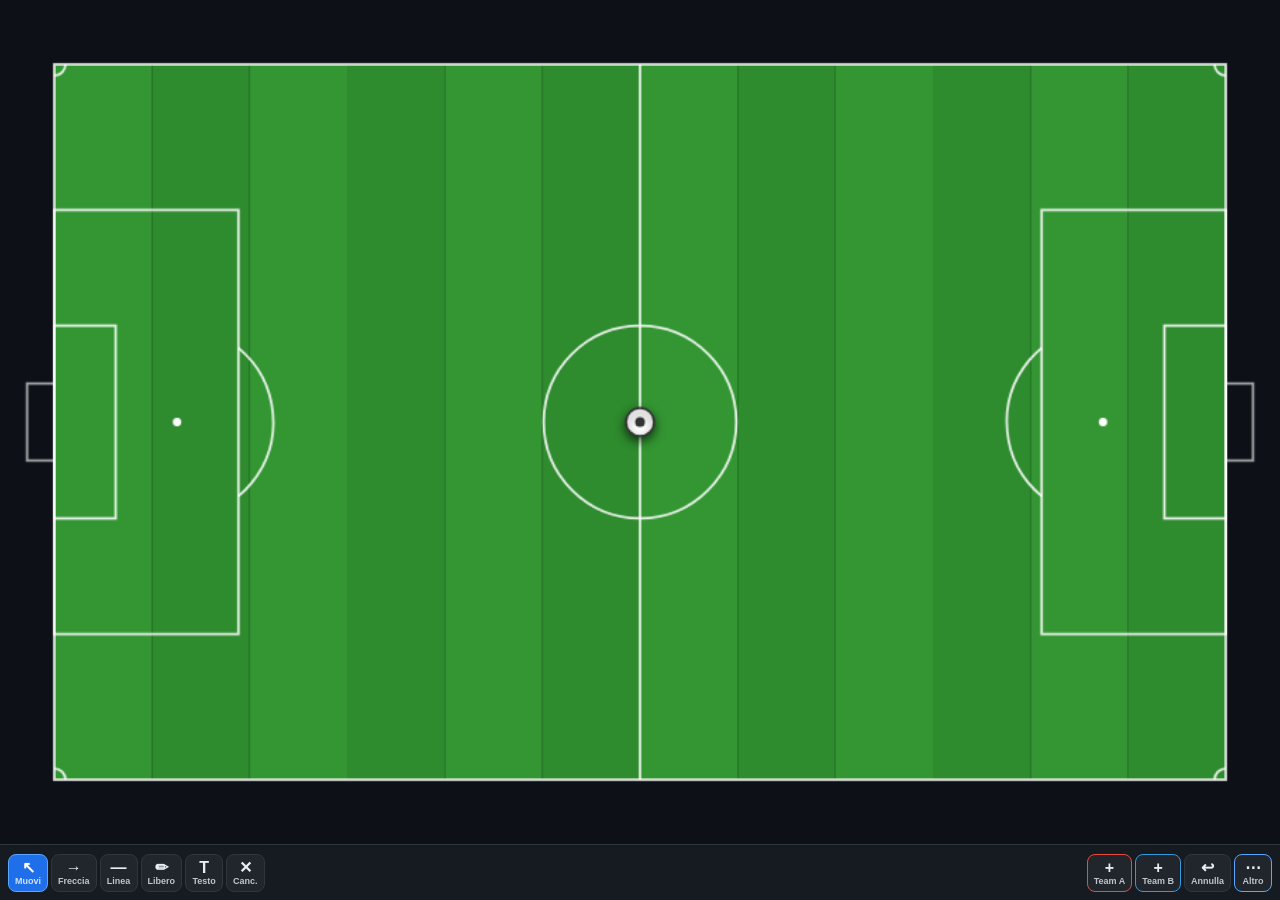
<file: tattica/mobile.html>
<!DOCTYPE html>
<html lang="it">
<head>
<meta charset="UTF-8">
<meta name="viewport" content="width=device-width, initial-scale=1.0, maximum-scale=1.0, user-scalable=no">
<meta name="mobile-web-app-capable" content="yes">
<meta name="apple-mobile-web-app-capable" content="yes">
<meta name="apple-mobile-web-app-status-bar-style" content="black-translucent">
<title>⚽ Tattica</title>
<style>
*{box-sizing:border-box;margin:0;padding:0;-webkit-tap-highlight-color:transparent;user-select:none;-webkit-user-select:none}
:root{--tb:56px;--safe:env(safe-area-inset-bottom,0px)}
html,body{width:100%;height:100%;background:#0d1117;overflow:hidden;touch-action:none}

#app{display:flex;flex-direction:column;width:100%;height:100%}

#wrap{flex:1;position:relative;overflow:hidden;background:#0d1117;display:flex;align-items:center;justify-content:center}
canvas{display:block;touch-action:none;transform-origin:center center}

/* ── ROTATE HINT ── */
#rot{display:none;position:absolute;inset:0;background:rgba(13,17,23,.92);align-items:center;justify-content:center;flex-direction:column;gap:12px;z-index:50;font-size:14px;color:#8b949e;text-align:center;padding:24px}
#rot span{font-size:40px}
@media(orientation:portrait){#rot{display:flex}}

/* ── BOTTOM TOOLBAR ── */
#toolbar{
  height:calc(var(--tb) + var(--safe));
  padding-bottom:var(--safe);
  background:#161b22;
  border-top:1px solid #30363d;
  display:flex;
  align-items:center;
  justify-content:space-between;
  padding-left:8px;
  padding-right:8px;
  gap:4px;
  z-index:10;
}

.tb-group{display:flex;align-items:center;gap:3px}

button{
  min-width:38px;min-height:38px;
  border:1px solid #30363d;border-radius:8px;
  background:#21262d;color:#e6edf3;
  cursor:pointer;font-size:12px;font-weight:600;
  display:flex;align-items:center;justify-content:center;
  flex-direction:column;gap:1px;
  padding:4px 6px;
  transition:background .15s;
}
button:active{background:#30363d;transform:scale(.95)}
button.active{background:#1f6feb;border-color:#58a6ff;color:#fff}
button .icon{font-size:16px;line-height:1}
button .lbl{font-size:9px;opacity:.8;line-height:1}

.btn-a{border-color:#e74c3c!important}
.btn-a:active{background:#c0392b!important}
.btn-b{border-color:#3498db!important}
.btn-b:active{background:#2980b9!important}
.btn-share{border-color:#58a6ff!important}

/* ── SLIDE-UP SHEET ── */
.sheet-overlay{
  display:none;position:fixed;inset:0;background:rgba(0,0,0,.6);z-index:100;
  align-items:flex-end;justify-content:center;
}
.sheet-overlay.open{display:flex}
.sheet{
  width:100%;max-width:500px;
  background:#161b22;border-radius:16px 16px 0 0;
  border:1px solid #30363d;border-bottom:none;
  padding:16px 16px calc(16px + var(--safe));
  max-height:85vh;overflow-y:auto;
}
.sheet-handle{width:40px;height:4px;background:#30363d;border-radius:2px;margin:0 auto 16px}
.sheet-title{font-size:14px;font-weight:700;color:#58a6ff;margin-bottom:14px}
.sheet-section{margin-bottom:16px}
.sheet-section h3{font-size:11px;color:#8b949e;text-transform:uppercase;letter-spacing:.5px;margin-bottom:8px}
.sheet-row{display:flex;gap:8px;flex-wrap:wrap;align-items:center}
.sheet-row button{min-width:auto;padding:8px 12px;font-size:13px;flex-direction:row;gap:6px}
.sheet-row button .icon{font-size:14px}

select{padding:8px 10px;background:#21262d;color:#e6edf3;border:1px solid #30363d;border-radius:8px;font-size:13px;cursor:pointer;flex:1}
input[type=color]{width:38px;height:38px;border:1px solid #30363d;border-radius:8px;padding:3px;background:#21262d;cursor:pointer}
input[type=range]{flex:1;accent-color:#58a6ff;height:24px}
label{font-size:12px;color:#8b949e;white-space:nowrap}

/* ── INPUT OVERLAY ── */
#inputOverlay{
  display:none;position:fixed;inset:0;background:rgba(0,0,0,.7);z-index:200;
  align-items:center;justify-content:center;padding:24px;
}
#inputOverlay.open{display:flex}
.input-box{background:#161b22;border:1px solid #30363d;border-radius:12px;padding:20px;width:100%;max-width:340px}
.input-box h3{font-size:14px;color:#58a6ff;margin-bottom:12px}
.input-box input[type=text]{
  width:100%;padding:10px 12px;
  background:#21262d;border:1px solid #30363d;border-radius:8px;
  color:#e6edf3;font-size:15px;outline:none;
  margin-bottom:12px;
}
.input-box input[type=text]:focus{border-color:#58a6ff}
.input-box .acts{display:flex;gap:8px;justify-content:flex-end}
.input-box .acts button{min-height:36px;padding:6px 14px;font-size:13px;flex-direction:row}

/* ── SHARE OVERLAY ── */
#shareOverlay{display:none;position:fixed;inset:0;background:rgba(0,0,0,.7);z-index:200;align-items:center;justify-content:center;padding:24px}
#shareOverlay.open{display:flex}
.share-box{background:#161b22;border:1px solid #30363d;border-radius:12px;padding:20px;width:100%;max-width:380px}
.share-box h3{font-size:14px;color:#58a6ff;margin-bottom:8px}
.share-box p{font-size:12px;color:#8b949e;margin-bottom:10px}
.share-box input[type=text]{width:100%;padding:10px 12px;background:#21262d;border:1px solid #30363d;border-radius:8px;color:#e6edf3;font-size:11px;margin-bottom:12px}
.share-box .acts{display:flex;gap:8px;justify-content:flex-end}
.share-box .acts button{min-height:36px;padding:6px 14px;font-size:13px;flex-direction:row}

/* ── LONG PRESS MENU ── */
#ctxMenu{
  display:none;position:fixed;z-index:300;
  background:#161b22;border:1px solid #30363d;border-radius:10px;
  overflow:hidden;min-width:160px;
  box-shadow:0 8px 24px rgba(0,0,0,.5);
}
#ctxMenu.open{display:block}
#ctxMenu button{
  width:100%;border:none;border-radius:0;border-bottom:1px solid #30363d;
  padding:12px 16px;font-size:14px;text-align:left;flex-direction:row;gap:10px;
  min-height:44px;
}
#ctxMenu button:last-child{border-bottom:none}
#ctxMenu button:active{background:#30363d}

/* ── FEEDBACK FLASH ── */
#flash{
  position:fixed;bottom:calc(var(--tb) + var(--safe) + 12px);left:50%;transform:translateX(-50%);
  background:rgba(31,111,235,.9);color:#fff;padding:8px 16px;border-radius:20px;
  font-size:13px;white-space:nowrap;pointer-events:none;
  opacity:0;transition:opacity .3s;z-index:400;
}
#flash.show{opacity:1}
</style>
</head>
<body>
<div id="app">

  <!-- Canvas area -->
  <div id="wrap">
    <canvas id="c"></canvas>
    <div id="rot">
      <span>↻</span>
      <strong>Ruota il dispositivo</strong>
      <span style="font-size:13px">La lavagnetta funziona meglio in orizzontale</span>
    </div>
  </div>

  <!-- Bottom toolbar -->
  <div id="toolbar">
    <!-- Tool buttons -->
    <div class="tb-group" id="toolGroup">
      <button id="tsel" class="active"><span class="icon">↖</span><span class="lbl">Muovi</span></button>
      <button id="tarr"><span class="icon">→</span><span class="lbl">Freccia</span></button>
      <button id="tlin"><span class="icon">—</span><span class="lbl">Linea</span></button>
      <button id="tfre"><span class="icon">✏</span><span class="lbl">Libero</span></button>
      <button id="ttxt"><span class="icon">T</span><span class="lbl">Testo</span></button>
      <button id="tdel"><span class="icon">✕</span><span class="lbl">Canc.</span></button>
    </div>

    <!-- Quick actions -->
    <div class="tb-group">
      <button class="btn-a" onclick="addPlayer('A')"><span class="icon">+</span><span class="lbl">Team A</span></button>
      <button class="btn-b" onclick="addPlayer('B')"><span class="icon">+</span><span class="lbl">Team B</span></button>
      <button onclick="undo()"><span class="icon">↩</span><span class="lbl">Annulla</span></button>
      <button class="btn-share" onclick="openMore()"><span class="icon">⋯</span><span class="lbl">Altro</span></button>
    </div>
  </div>
</div>

<!-- More sheet -->
<div class="sheet-overlay" id="moreSheet" onclick="closeMoreIfBg(event)">
  <div class="sheet">
    <div class="sheet-handle"></div>
    <div class="sheet-title">Impostazioni & Azioni</div>

    <div class="sheet-section">
      <h3>Formazione Team A (attacca →)</h3>
      <div class="sheet-row">
        <select id="fmA"><option value="">Scegli…</option></select>
      </div>
    </div>

    <div class="sheet-section">
      <h3>Formazione Team B (attacca ←)</h3>
      <div class="sheet-row">
        <select id="fmB"><option value="">Scegli…</option></select>
      </div>
    </div>

    <div class="sheet-section">
      <h3>Stile disegno</h3>
      <div class="sheet-row" style="margin-bottom:8px">
        <label>Colore:</label>
        <input type="color" id="dcol" value="#FFD700">
        <label style="margin-left:8px">Spessore:</label>
        <input type="range" id="dlw" min="1" max="10" value="2">
      </div>
      <div class="sheet-row">
        <select id="dls" style="flex:1">
          <option value="solid">Continua</option>
          <option value="dashed">Tratteggiata</option>
          <option value="dotted">Punteggiata</option>
        </select>
      </div>
    </div>

    <div class="sheet-section">
      <h3>Azioni</h3>
      <div class="sheet-row">
        <button onclick="download()"><span class="icon">⬇</span> PNG</button>
        <button class="btn-share" onclick="shareLink()"><span class="icon">🔗</span> Condividi</button>
        <button onclick="clearDrawings()"><span class="icon">✕</span> Disegni</button>
        <button onclick="resetAll()" style="border-color:#e74c3c"><span class="icon">↺</span> Reset</button>
      </div>
    </div>
  </div>
</div>

<!-- Custom input overlay -->
<div id="inputOverlay">
  <div class="input-box">
    <h3 id="inputTitle">Inserisci testo</h3>
    <input type="text" id="inputField" autocomplete="off" autocorrect="off" spellcheck="false">
    <div class="acts">
      <button onclick="cancelInput()">Annulla</button>
      <button onclick="confirmInput()" style="background:#1f6feb;border-color:#58a6ff">OK</button>
    </div>
  </div>
</div>

<!-- Share overlay -->
<div id="shareOverlay">
  <div class="share-box">
    <h3>🔗 Condividi tattica</h3>
    <p>Copia il link e invialo — contiene tutta la tattica:</p>
    <input type="text" id="shareUrl" readonly>
    <div class="acts">
      <button id="copyBtn" onclick="copyUrl()">Copia</button>
      <button onclick="document.getElementById('shareOverlay').classList.remove('open')">Chiudi</button>
    </div>
  </div>
</div>

<!-- Context menu (long press) -->
<div id="ctxMenu">
  <button id="ctxRename" onclick="ctxAction('rename')"><span class="icon">✏</span> Modifica nome</button>
  <button id="ctxTeam"   onclick="ctxAction('team')"><span class="icon">🔄</span> Cambia squadra</button>
  <button id="ctxDelete" onclick="ctxAction('delete')" style="color:#e74c3c"><span class="icon">✕</span> Elimina</button>
</div>

<!-- Flash feedback -->
<div id="flash"></div>

<script>
// ─── FIELD GEOMETRY (logical pixels) ─────────────────
const CW = 900, CH = 560;
const FX = 34, FY = 26, FW = 832, FH = 508;
const HS = FW / 105, VS = FH / 68;
const PR = 18;  // player radius (slightly bigger for touch)

// ─── STATE ────────────────────────────────────────────
let S = {
  tool: 'select', drawColor: '#FFD700', lineWidth: 2, lineStyle: 'solid',
  players: [], arrows: [], lines: [], texts: [],
  ball: { x: FX + FW / 2, y: FY + FH / 2 },
};
let hist = [];
let drag = null, draw = null, sel = null;
let nA = 1, nB = 1;

// ─── CANVAS SETUP ─────────────────────────────────────
const canvas = document.getElementById('c');
const ctx = canvas.getContext('2d');
const dpr = window.devicePixelRatio || 1;
canvas.width  = CW * dpr;
canvas.height = CH * dpr;
canvas.style.width  = CW + 'px';
canvas.style.height = CH + 'px';
ctx.scale(dpr, dpr);

let baseScale = 1;

function scaleCanvas() {
  const wrap = document.getElementById('wrap');
  const sw = wrap.clientWidth  / CW;
  const sh = wrap.clientHeight / CH;
  baseScale = Math.min(sw, sh) * 0.99;
  canvas.style.transform = `scale(${baseScale})`;
}

window.addEventListener('resize', () => { scaleCanvas(); });
window.addEventListener('orientationchange', () => { setTimeout(scaleCanvas, 200); });
scaleCanvas();

// ─── PITCH ────────────────────────────────────────────
function pitch() {
  ctx.fillStyle = '#0d1117';
  ctx.fillRect(0, 0, CW, CH);

  const sw = FW / 12;
  for (let i = 0; i < 12; i++) {
    ctx.fillStyle = i % 2 ? '#2e8b2e' : '#339633';
    ctx.fillRect(FX + i * sw, FY, sw, FH);
  }

  ctx.strokeStyle = 'rgba(255,255,255,.85)';
  ctx.lineWidth = 1.8;
  ctx.setLineDash([]);

  ctx.strokeRect(FX, FY, FW, FH);

  ln(FX+FW/2, FY, FX+FW/2, FY+FH);
  arc(FX+FW/2, FY+FH/2, 9.15*VS);
  dot(FX+FW/2, FY+FH/2, 3);

  const paW=16.5*HS, paH=40.32*VS, paY=FY+(FH-paH)/2;
  ctx.strokeRect(FX,         paY,paW,paH);
  ctx.strokeRect(FX+FW-paW,  paY,paW,paH);

  const gaW=5.5*HS, gaH=18.32*VS, gaY=FY+(FH-gaH)/2;
  ctx.strokeRect(FX,       gaY,gaW,gaH);
  ctx.strokeRect(FX+FW-gaW,gaY,gaW,gaH);

  const psL=FX+11*HS, psR=FX+FW-11*HS, psy=FY+FH/2, ccr=9.15*VS;
  dot(psL,psy,3); dot(psR,psy,3);

  const aAng=Math.acos(((16.5-11)*HS)/ccr);
  ctx.beginPath(); ctx.arc(psL,psy,ccr,-aAng,aAng);               ctx.stroke();
  ctx.beginPath(); ctx.arc(psR,psy,ccr,Math.PI-aAng,Math.PI+aAng); ctx.stroke();

  const cr=1*HS;
  ca(FX,    FY,    0,        Math.PI/2);
  ca(FX+FW, FY,    Math.PI/2,Math.PI);
  ca(FX,    FY+FH,-Math.PI/2,0);
  ca(FX+FW, FY+FH, Math.PI,  3*Math.PI/2);

  const gH=7.32*VS, gD=2.44*HS, gY=FY+(FH-gH)/2;
  ctx.strokeStyle='rgba(255,255,255,.6)';
  ctx.beginPath();
  ctx.moveTo(FX,gY);ctx.lineTo(FX-gD,gY);ctx.lineTo(FX-gD,gY+gH);ctx.lineTo(FX,gY+gH);ctx.stroke();
  ctx.beginPath();
  ctx.moveTo(FX+FW,gY);ctx.lineTo(FX+FW+gD,gY);ctx.lineTo(FX+FW+gD,gY+gH);ctx.lineTo(FX+FW,gY+gH);ctx.stroke();

  function ln(x1,y1,x2,y2){ctx.beginPath();ctx.moveTo(x1,y1);ctx.lineTo(x2,y2);ctx.stroke();}
  function arc(x,y,r){ctx.beginPath();ctx.arc(x,y,r,0,Math.PI*2);ctx.stroke();}
  function dot(x,y,r){ctx.fillStyle='white';ctx.beginPath();ctx.arc(x,y,r,0,Math.PI*2);ctx.fill();}
  function ca(x,y,s,e){ctx.beginPath();ctx.arc(x,y,cr,s,e);ctx.stroke();}
}

// ─── ARROWHEAD ────────────────────────────────────────
function arrowhead(x1,y1,x2,y2,color,sz) {
  const a=Math.atan2(y2-y1,x2-x1);
  ctx.fillStyle=color;
  ctx.beginPath();
  ctx.moveTo(x2,y2);
  ctx.lineTo(x2-sz*Math.cos(a-Math.PI/6),y2-sz*Math.sin(a-Math.PI/6));
  ctx.lineTo(x2-sz*Math.cos(a+Math.PI/6),y2-sz*Math.sin(a+Math.PI/6));
  ctx.closePath();ctx.fill();
}

function setDash(s){ctx.setLineDash(s==='dashed'?[9,4]:s==='dotted'?[2,5]:[]);}

// ─── RENDER ───────────────────────────────────────────
function render() {
  pitch();

  S.arrows.forEach(a=>{
    ctx.strokeStyle=a.color;ctx.lineWidth=a.lw;setDash(a.ls);
    ctx.beginPath();ctx.moveTo(a.x1,a.y1);ctx.lineTo(a.x2,a.y2);ctx.stroke();
    ctx.setLineDash([]);
    if(a.arr)arrowhead(a.x1,a.y1,a.x2,a.y2,a.color,a.lw*4+4);
  });

  S.lines.forEach(l=>{
    if(l.pts.length<2)return;
    ctx.strokeStyle=l.color;ctx.lineWidth=l.lw;setDash(l.ls);
    ctx.lineJoin='round';ctx.lineCap='round';
    ctx.beginPath();ctx.moveTo(l.pts[0].x,l.pts[0].y);
    l.pts.forEach(p=>ctx.lineTo(p.x,p.y));ctx.stroke();ctx.setLineDash([]);
  });

  S.texts.forEach(t=>{
    ctx.font=`bold ${t.sz}px sans-serif`;
    ctx.textAlign='center';ctx.textBaseline='middle';
    ctx.fillStyle='rgba(0,0,0,.5)';ctx.fillText(t.txt,t.x+1,t.y+1);
    ctx.fillStyle=t.color;ctx.fillText(t.txt,t.x,t.y);
  });

  if(draw){
    ctx.strokeStyle=S.drawColor;ctx.lineWidth=S.lineWidth;setDash(S.lineStyle);
    ctx.lineJoin='round';ctx.lineCap='round';
    if(draw.type==='arrow'||draw.type==='line'){
      ctx.beginPath();ctx.moveTo(draw.x1,draw.y1);ctx.lineTo(draw.x2,draw.y2);ctx.stroke();
      ctx.setLineDash([]);
      if(draw.type==='arrow')arrowhead(draw.x1,draw.y1,draw.x2,draw.y2,S.drawColor,S.lineWidth*4+4);
    }else if(draw.pts&&draw.pts.length>1){
      ctx.beginPath();ctx.moveTo(draw.pts[0].x,draw.pts[0].y);
      draw.pts.forEach(p=>ctx.lineTo(p.x,p.y));ctx.stroke();
    }
    ctx.setLineDash([]);
  }

  // ball
  {
    const b=S.ball;
    ctx.shadowColor='rgba(0,0,0,.6)';ctx.shadowBlur=6;ctx.shadowOffsetY=3;
    ctx.fillStyle='white';ctx.beginPath();ctx.arc(b.x,b.y,10,0,Math.PI*2);ctx.fill();
    ctx.strokeStyle='#333';ctx.lineWidth=1.5;ctx.stroke();
    ctx.shadowColor='transparent';ctx.shadowBlur=0;ctx.shadowOffsetY=0;
    ctx.fillStyle='#333';ctx.beginPath();ctx.arc(b.x,b.y,3.5,0,Math.PI*2);ctx.fill();
  }

  S.players.forEach((p,i)=>{
    const isSel=sel&&sel.type==='player'&&sel.i===i;
    ctx.shadowColor='rgba(0,0,0,.5)';ctx.shadowBlur=8;ctx.shadowOffsetX=2;ctx.shadowOffsetY=2;
    ctx.beginPath();ctx.arc(p.x,p.y,PR,0,Math.PI*2);
    ctx.fillStyle=p.color;ctx.fill();
    ctx.shadowColor='transparent';ctx.shadowBlur=0;ctx.shadowOffsetX=0;ctx.shadowOffsetY=0;
    ctx.strokeStyle=isSel?'#FFD700':'rgba(255,255,255,.85)';
    ctx.lineWidth=isSel?3:1.5;ctx.setLineDash([]);ctx.stroke();
    ctx.fillStyle='white';ctx.font='bold 12px sans-serif';
    ctx.textAlign='center';ctx.textBaseline='middle';
    ctx.fillText(p.num,p.x,p.y);
    if(p.name){
      ctx.font='9px sans-serif';
      const tw=ctx.measureText(p.name).width+6;
      ctx.fillStyle='rgba(0,0,0,.8)';
      ctx.fillRect(p.x-tw/2,p.y+PR+2,tw,13);
      ctx.fillStyle='white';ctx.textBaseline='top';
      ctx.fillText(p.name.substring(0,10),p.x,p.y+PR+4);
    }
    ctx.textBaseline='alphabetic';
  });
}

// ─── HISTORY ──────────────────────────────────────────
function snap(){
  hist.push(JSON.stringify({players:S.players,arrows:S.arrows,lines:S.lines,texts:S.texts,ball:S.ball}));
  if(hist.length>60)hist.shift();
}
function undo(){
  if(!hist.length)return;
  const p=JSON.parse(hist.pop());
  Object.assign(S,p);sel=null;render();flash('Annullato');
}

// ─── HIT TEST ─────────────────────────────────────────
function playerAt(x,y){
  for(let i=S.players.length-1;i>=0;i--){
    const p=S.players[i];
    if((x-p.x)**2+(y-p.y)**2<=PR*PR)return i;
  }
  return -1;
}
function ballAt(x,y){
  return (x-S.ball.x)**2+(y-S.ball.y)**2<=18*18;
}
function arrowAt(x,y){
  for(let i=S.arrows.length-1;i>=0;i--){
    const a=S.arrows[i],dx=a.x2-a.x1,dy=a.y2-a.y1,l2=dx*dx+dy*dy;
    if(!l2)continue;
    const t=Math.max(0,Math.min(1,((x-a.x1)*dx+(y-a.y1)*dy)/l2));
    const cx=a.x1+t*dx,cy=a.y1+t*dy;
    if((x-cx)**2+(y-cy)**2<100)return i;
  }
  return -1;
}
function lineAt(x,y){
  for(let i=S.lines.length-1;i>=0;i--){
    const l=S.lines[i];
    for(let j=0;j<l.pts.length-1;j++){
      const p1=l.pts[j],p2=l.pts[j+1];
      const dx=p2.x-p1.x,dy=p2.y-p1.y,l2=dx*dx+dy*dy;
      if(!l2)continue;
      const t=Math.max(0,Math.min(1,((x-p1.x)*dx+(y-p1.y)*dy)/l2));
      if((x-p1.x-t*dx)**2+(y-p1.y-t*dy)**2<100)return i;
    }
  }
  return -1;
}
function textAt(x,y){
  for(let i=S.texts.length-1;i>=0;i--){
    const t=S.texts[i];
    if(Math.abs(x-t.x)<50&&Math.abs(y-t.y)<16)return i;
  }
  return -1;
}

// ─── POINTER POSITION ─────────────────────────────────
function pos(e){
  const r=canvas.getBoundingClientRect();
  const src=e.touches?e.touches[0]:(e.changedTouches?e.changedTouches[0]:e);
  return{x:(src.clientX-r.left)*(CW/r.width),y:(src.clientY-r.top)*(CH/r.height)};
}

// ─── LONG PRESS ───────────────────────────────────────
let lpTimer=null, lpPos=null, lpPlayerIdx=-1;

function startLP(e){
  lpPos=pos(e);
  lpPlayerIdx=playerAt(lpPos.x,lpPos.y);
  lpTimer=setTimeout(()=>{
    lpTimer=null;
    showCtxMenu(lpPos,lpPlayerIdx);
  },500);
}
function cancelLP(){
  if(lpTimer){clearTimeout(lpTimer);lpTimer=null;}
}

// ─── CONTEXT MENU ─────────────────────────────────────
let ctxPlayerIdx=-1;
function showCtxMenu(p,pi){
  ctxPlayerIdx=pi;
  const menu=document.getElementById('ctxMenu');
  document.getElementById('ctxRename').style.display=pi>=0?'flex':'none';
  document.getElementById('ctxTeam').style.display=pi>=0?'flex':'none';
  if(pi<0){
    // long press on empty field
    menu.style.display='none';
    return;
  }
  // position menu near touch point
  const r=canvas.getBoundingClientRect();
  const sx=r.left+(p.x/CW)*r.width;
  const sy=r.top +(p.y/CH)*r.height;
  menu.style.left=Math.min(sx+10,window.innerWidth-170)+'px';
  menu.style.top =Math.min(sy+10,window.innerHeight-150)+'px';
  menu.classList.add('open');
}

function ctxAction(act){
  document.getElementById('ctxMenu').classList.remove('open');
  const pi=ctxPlayerIdx;
  if(pi<0)return;
  if(act==='rename'){
    openInput(`Nome giocatore #${S.players[pi].num}`,S.players[pi].name||'',val=>{
      snap();S.players[pi].name=val;render();
    });
  }else if(act==='team'){
    snap();
    const p=S.players[pi];
    p.team=p.team==='A'?'B':'A';
    p.color=p.team==='A'?'#e74c3c':'#3498db';
    render();flash('Squadra cambiata');
  }else if(act==='delete'){
    snap();S.players.splice(pi,1);sel=null;render();flash('Eliminato');
  }
}

document.addEventListener('touchstart',e=>{
  if(!document.getElementById('ctxMenu').classList.contains('open'))return;
  if(!document.getElementById('ctxMenu').contains(e.target))
    document.getElementById('ctxMenu').classList.remove('open');
},{passive:true});

// ─── TOUCH / MOUSE EVENTS ─────────────────────────────
canvas.addEventListener('touchstart', e=>{e.preventDefault();onDown(e);},{passive:false});
canvas.addEventListener('touchmove',  e=>{e.preventDefault();onMove(e);},{passive:false});
canvas.addEventListener('touchend',   e=>{e.preventDefault();onUp(e);},  {passive:false});
canvas.addEventListener('mousedown',  onDown);
canvas.addEventListener('mousemove',  onMove);
canvas.addEventListener('mouseup',    onUp);

function onDown(e){
  document.getElementById('ctxMenu').classList.remove('open');
  const {x,y}=pos(e);

  if(S.tool==='select'){
    startLP(e);
    if(ballAt(x,y)){snap();drag={type:'ball',ox:x-S.ball.x,oy:y-S.ball.y};return;}
    const pi=playerAt(x,y);
    if(pi>=0){
      snap();drag={type:'player',i:pi,ox:x-S.players[pi].x,oy:y-S.players[pi].y};
      sel={type:'player',i:pi};render();return;
    }
    sel=null;render();return;
  }

  if(S.tool==='arrow'||S.tool==='line'){
    draw={type:S.tool,x1:x,y1:y,x2:x,y2:y};return;
  }
  if(S.tool==='freehand'){
    draw={type:'freehand',pts:[{x,y}]};return;
  }
  if(S.tool==='text'){
    openInput('Inserisci testo','',val=>{
      snap();S.texts.push({x,y,txt:val,color:S.drawColor,sz:15});render();
    });
    return;
  }
  if(S.tool==='delete'){
    const pi=playerAt(x,y);
    if(pi>=0){snap();S.players.splice(pi,1);sel=null;render();flash('Eliminato');return;}
    const ai=arrowAt(x,y);
    if(ai>=0){snap();S.arrows.splice(ai,1);render();return;}
    const li=lineAt(x,y);
    if(li>=0){snap();S.lines.splice(li,1);render();return;}
    const ti=textAt(x,y);
    if(ti>=0){snap();S.texts.splice(ti,1);render();}
  }
}

function onMove(e){
  cancelLP();
  const {x,y}=pos(e);
  if(drag){
    if(drag.type==='ball'){S.ball.x=x-drag.ox;S.ball.y=y-drag.oy;}
    else{S.players[drag.i].x=x-drag.ox;S.players[drag.i].y=y-drag.oy;}
    render();return;
  }
  if(draw){
    if(draw.type==='arrow'||draw.type==='line'){draw.x2=x;draw.y2=y;}
    else if(draw.type==='freehand')draw.pts.push({x,y});
    render();
  }
}

function onUp(e){
  cancelLP();
  if(drag){drag=null;}
  if(draw){
    snap();
    const{type,x1,y1,x2,y2,pts}=draw;
    if(type==='arrow'||type==='line'){
      if((x2-x1)**2+(y2-y1)**2>25)
        S.arrows.push({x1,y1,x2,y2,color:S.drawColor,lw:S.lineWidth,ls:S.lineStyle,arr:type==='arrow'});
    }else if(pts&&pts.length>3){
      S.lines.push({pts,color:S.drawColor,lw:S.lineWidth,ls:S.lineStyle});
    }
    draw=null;render();
  }
}

// ─── CUSTOM INPUT OVERLAY ─────────────────────────────
let inputCb=null;
function openInput(title,val,cb){
  inputCb=cb;
  document.getElementById('inputTitle').textContent=title;
  const inp=document.getElementById('inputField');
  inp.value=val||'';
  document.getElementById('inputOverlay').classList.add('open');
  setTimeout(()=>inp.focus(),100);
}
function cancelInput(){
  document.getElementById('inputOverlay').classList.remove('open');
  inputCb=null;
}
function confirmInput(){
  const val=document.getElementById('inputField').value.trim();
  document.getElementById('inputOverlay').classList.remove('open');
  if(val&&inputCb)inputCb(val);
  inputCb=null;
}
document.getElementById('inputField').addEventListener('keydown',e=>{
  if(e.key==='Enter')confirmInput();
  if(e.key==='Escape')cancelInput();
});

// ─── TOOLS ────────────────────────────────────────────
const TOOLS=[
  {id:'tsel',key:'select'},
  {id:'tarr',key:'arrow'},
  {id:'tlin',key:'line'},
  {id:'tfre',key:'freehand'},
  {id:'ttxt',key:'text'},
  {id:'tdel',key:'delete'},
];
TOOLS.forEach(t=>{
  document.getElementById(t.id).addEventListener('click',()=>{
    S.tool=t.key;
    TOOLS.forEach(o=>document.getElementById(o.id).classList.remove('active'));
    document.getElementById(t.id).classList.add('active');
  });
});

document.getElementById('dcol').addEventListener('input',e=>S.drawColor=e.target.value);
document.getElementById('dlw').addEventListener('input', e=>S.lineWidth=+e.target.value);
document.getElementById('dls').addEventListener('change',e=>S.lineStyle=e.target.value);

// ─── ADD PLAYER ───────────────────────────────────────
function addPlayer(team){
  const num=team==='A'?nA++:nB++;
  const color=team==='A'?'#e74c3c':'#3498db';
  snap();
  S.players.push({
    team,num,color,name:'',
    x:FX+FW*(team==='A'?.25:.75)+(Math.random()-.5)*80,
    y:FY+FH*.5+(Math.random()-.5)*100,
  });
  render();flash(`Aggiunto giocatore ${team} #${num}`);
}

// ─── FORMATIONS ───────────────────────────────────────
const FORMS={
  '4-4-2':  [[.5],[.18,.38,.62,.82],[.18,.38,.62,.82],[.33,.67]],
  '4-3-3':  [[.5],[.18,.38,.62,.82],[.25,.5,.75],[.17,.5,.83]],
  '4-2-3-1':[[.5],[.18,.38,.62,.82],[.33,.67],[.2,.5,.8],[.5]],
  '3-5-2':  [[.5],[.25,.5,.75],[.12,.3,.5,.7,.88],[.35,.65]],
  '3-4-3':  [[.5],[.25,.5,.75],[.18,.4,.6,.82],[.18,.5,.82]],
  '4-5-1':  [[.5],[.18,.38,.62,.82],[.12,.3,.5,.7,.88],[.5]],
  '5-3-2':  [[.5],[.1,.28,.5,.72,.9],[.25,.5,.75],[.33,.67]],
  '4-1-4-1':[[.5],[.18,.38,.62,.82],[.5],[.12,.35,.65,.88],[.5]],
  '3-4-1-2':[[.5],[.25,.5,.75],[.18,.4,.6,.82],[.5],[.33,.67]],
  '4-3-2-1':[[.5],[.18,.38,.62,.82],[.25,.5,.75],[.33,.67],[.5]],
};

['fmA','fmB'].forEach((id,ti)=>{
  const sel=document.getElementById(id);
  Object.keys(FORMS).forEach(n=>{const o=document.createElement('option');o.value=n;o.textContent=n;sel.appendChild(o);});
  sel.addEventListener('change',e=>{
    if(!e.target.value)return;
    applyFormation(e.target.value,ti===0?'A':'B');
    e.target.value='';
    closeMore();
  });
});

function applyFormation(name,team){
  const rows=FORMS[name];if(!rows)return;
  snap();
  S.players=S.players.filter(p=>p.team!==team);
  const isA=team==='A', color=isA?'#e74c3c':'#3498db';
  let num=1;
  if(isA)nA=1;else nB=1;
  rows.forEach((row,ri)=>{
    const xFrac=isA?0.04+ri*(0.44/Math.max(rows.length-1,1)):0.96-ri*(0.44/Math.max(rows.length-1,1));
    row.forEach(yFrac=>{
      S.players.push({team,num:num++,color,name:'',x:FX+xFrac*FW,y:FY+yFrac*FH});
    });
  });
  if(isA)nA=num;else nB=num;
  render();flash(`Formazione ${name} applicata al Team ${team}`);
}

// ─── MORE SHEET ───────────────────────────────────────
function openMore(){document.getElementById('moreSheet').classList.add('open');}
function closeMore(){document.getElementById('moreSheet').classList.remove('open');}
function closeMoreIfBg(e){if(e.target===document.getElementById('moreSheet'))closeMore();}

// ─── ACTIONS ──────────────────────────────────────────
function clearDrawings(){
  if(S.arrows.length+S.lines.length+S.texts.length===0)return;
  snap();S.arrows=[];S.lines=[];S.texts=[];render();closeMore();flash('Disegni cancellati');
}
function resetAll(){
  snap();S.players=[];S.arrows=[];S.lines=[];S.texts=[];
  S.ball={x:FX+FW/2,y:FY+FH/2};nA=1;nB=1;sel=null;render();closeMore();flash('Reset completato');
}
function download(){
  sel=null;render();
  const a=document.createElement('a');a.download='tattica.png';a.href=canvas.toDataURL('image/png');a.click();
  closeMore();
}
function shareLink(){
  const data={players:S.players,arrows:S.arrows,lines:S.lines,texts:S.texts,ball:S.ball};
  try{
    const enc=btoa(unescape(encodeURIComponent(JSON.stringify(data))));
    const url=location.origin+location.pathname+'#'+enc;
    document.getElementById('shareUrl').value=url;
    document.getElementById('shareOverlay').classList.add('open');
    closeMore();
  }catch(err){flash('Errore nella condivisione');}
}
function copyUrl(){
  const inp=document.getElementById('shareUrl');
  inp.select();
  navigator.clipboard.writeText(inp.value).then(()=>{
    document.getElementById('copyBtn').textContent='✓ Copiato!';
    setTimeout(()=>document.getElementById('copyBtn').textContent='Copia',2000);
  }).catch(()=>document.execCommand('copy'));
}
document.getElementById('shareOverlay').addEventListener('click',e=>{
  if(e.target===document.getElementById('shareOverlay'))
    document.getElementById('shareOverlay').classList.remove('open');
});

// ─── FLASH FEEDBACK ───────────────────────────────────
let flashTimer=null;
function flash(msg){
  const el=document.getElementById('flash');
  el.textContent=msg;el.classList.add('show');
  if(flashTimer)clearTimeout(flashTimer);
  flashTimer=setTimeout(()=>el.classList.remove('show'),2000);
}

// ─── LOAD FROM URL ────────────────────────────────────
function loadFromUrl(){
  const h=location.hash.slice(1);if(!h)return;
  try{
    const data=JSON.parse(decodeURIComponent(escape(atob(h))));
    if(data.players)S.players=data.players;
    if(data.arrows) S.arrows =data.arrows;
    if(data.lines)  S.lines  =data.lines;
    if(data.texts)  S.texts  =data.texts;
    if(data.ball)   S.ball   =data.ball;
    render();
  }catch(e){console.warn('URL load failed',e);}
}

// ─── INIT ─────────────────────────────────────────────
render();
loadFromUrl();
</script>
<script data-goatcounter="https://toolmind.goatcounter.com/count"
        async src="//gc.zgo.at/count.js"></script>
</body>
</html>
</file>
<file: style.css>
:root {
  --bg: #0a0a0f;
  --surface: #13131a;
  --surface-2: #1c1c26;
  --border: rgba(255,255,255,0.08);
  --text: #f0f0f5;
  --muted: #888899;
  --accent: #6c63ff;
  --accent-light: #8b83ff;
  --accent-glow: rgba(108, 99, 255, 0.15);
  --live: #22c55e;
  --soon: #f59e0b;
}

* { box-sizing: border-box; margin: 0; padding: 0; }

body {
  font-family: Inter, system-ui, sans-serif;
  background: var(--bg);
  color: var(--text);
  line-height: 1.6;
}

.container {
  width: min(1100px, calc(100% - 40px));
  margin: 0 auto;
}

/* HEADER */
.header {
  position: sticky;
  top: 0;
  z-index: 10;
  background: rgba(10,10,15,0.85);
  backdrop-filter: blur(12px);
  border-bottom: 1px solid var(--border);
  padding: 16px 0;
}

.header-inner {
  display: flex;
  align-items: center;
  gap: 10px;
}

.logo {
  font-size: 1.2rem;
  font-weight: 800;
  letter-spacing: -0.03em;
  background: linear-gradient(135deg, #fff 0%, var(--accent-light) 100%);
  -webkit-background-clip: text;
  -webkit-text-fill-color: transparent;
  background-clip: text;
}

.logo-tag {
  font-size: 0.75rem;
  font-weight: 600;
  color: var(--muted);
  background: var(--surface-2);
  border: 1px solid var(--border);
  border-radius: 999px;
  padding: 2px 10px;
}

/* HERO */
.hero {
  padding: 100px 0 80px;
  text-align: center;
  position: relative;
  overflow: hidden;
}

.hero::before {
  content: '';
  position: absolute;
  top: -100px;
  left: 50%;
  transform: translateX(-50%);
  width: 600px;
  height: 600px;
  background: radial-gradient(circle, rgba(108,99,255,0.12) 0%, transparent 70%);
  pointer-events: none;
}

.hero-label {
  display: inline-block;
  font-size: 0.8rem;
  font-weight: 600;
  letter-spacing: 0.08em;
  text-transform: uppercase;
  color: var(--accent-light);
  background: var(--accent-glow);
  border: 1px solid rgba(108,99,255,0.3);
  border-radius: 999px;
  padding: 6px 16px;
  margin-bottom: 28px;
}

.hero h1 {
  font-size: clamp(2.8rem, 7vw, 5rem);
  font-weight: 900;
  letter-spacing: -0.04em;
  line-height: 1.0;
  margin-bottom: 24px;
}

.hero h1 em {
  font-style: normal;
  background: linear-gradient(135deg, var(--accent-light), #a78bfa);
  -webkit-background-clip: text;
  -webkit-text-fill-color: transparent;
  background-clip: text;
}

.hero-sub {
  font-size: 1.1rem;
  color: var(--muted);
  max-width: 560px;
  margin: 0 auto;
  line-height: 1.7;
}

/* TOOLS */
.tools {
  padding: 80px 0;
}

.section-title {
  font-size: 0.75rem;
  font-weight: 700;
  letter-spacing: 0.1em;
  text-transform: uppercase;
  color: var(--muted);
  margin-bottom: 32px;
}

.tools-grid {
  display: grid;
  grid-template-columns: repeat(3, 1fr);
  gap: 20px;
}

.tool-card {
  background: var(--surface);
  border: 1px solid var(--border);
  border-radius: 20px;
  padding: 28px;
  display: flex;
  flex-direction: column;
  gap: 16px;
  transition: border-color 0.2s, transform 0.2s;
}

.tool-card:hover {
  border-color: rgba(108,99,255,0.4);
  transform: translateY(-2px);
}

.tool-card.coming-soon {
  opacity: 0.6;
  border-style: dashed;
}

.tool-card.coming-soon:hover {
  transform: none;
  border-color: rgba(255,255,255,0.15);
}

.tool-header {
  display: flex;
  align-items: center;
  justify-content: space-between;
}

.tool-icon {
  font-size: 1.8rem;
  line-height: 1;
}

.tool-meta {
  display: flex;
  align-items: center;
  gap: 8px;
}

.tool-badge {
  font-size: 0.72rem;
  font-weight: 600;
  color: var(--muted);
  background: var(--surface-2);
  border: 1px solid var(--border);
  border-radius: 999px;
  padding: 3px 10px;
}

.tool-status {
  font-size: 0.72rem;
  font-weight: 700;
  border-radius: 999px;
  padding: 3px 10px;
}

.tool-status.live {
  color: var(--live);
  background: rgba(34,197,94,0.1);
  border: 1px solid rgba(34,197,94,0.3);
}

.tool-status.soon {
  color: var(--soon);
  background: rgba(245,158,11,0.1);
  border: 1px solid rgba(245,158,11,0.3);
}

.tool-card h3 {
  font-size: 1.3rem;
  font-weight: 800;
  letter-spacing: -0.02em;
}

.tool-card p {
  font-size: 0.9rem;
  color: var(--muted);
  line-height: 1.65;
}

.tool-features {
  list-style: none;
  display: flex;
  flex-direction: column;
  gap: 8px;
  flex: 1;
}

.tool-features li {
  font-size: 0.85rem;
  color: var(--muted);
  padding-left: 18px;
  position: relative;
}

.tool-features li::before {
  content: '→';
  position: absolute;
  left: 0;
  color: var(--accent-light);
  font-size: 0.8rem;
}

.tool-actions {
  display: flex;
  gap: 10px;
  flex-wrap: wrap;
  margin-top: auto;
  padding-top: 8px;
}

/* BUTTONS */
.btn {
  display: inline-flex;
  align-items: center;
  justify-content: center;
  padding: 10px 18px;
  border-radius: 999px;
  text-decoration: none;
  font-weight: 700;
  font-size: 0.88rem;
  transition: opacity 0.15s, transform 0.15s;
}

.btn:hover {
  opacity: 0.85;
  transform: translateY(-1px);
}

.btn.primary {
  background: var(--accent);
  color: #fff;
}

.btn.ghost {
  background: var(--surface-2);
  color: var(--text);
  border: 1px solid var(--border);
}

/* ABOUT */
.about {
  padding: 80px 0;
  border-top: 1px solid var(--border);
}

.about-inner {
  display: grid;
  grid-template-columns: 1fr auto;
  align-items: center;
  gap: 60px;
}

.about h2 {
  font-size: 1.5rem;
  font-weight: 800;
  letter-spacing: -0.03em;
  margin-bottom: 14px;
}

.about p {
  color: var(--muted);
  max-width: 480px;
  font-size: 0.95rem;
}

.about-stats {
  display: flex;
  gap: 48px;
}

.stat {
  display: flex;
  flex-direction: column;
  align-items: center;
  gap: 4px;
}

.stat-number {
  font-size: 2.2rem;
  font-weight: 900;
  letter-spacing: -0.04em;
  background: linear-gradient(135deg, #fff, var(--accent-light));
  -webkit-background-clip: text;
  -webkit-text-fill-color: transparent;
  background-clip: text;
}

.stat-label {
  font-size: 0.78rem;
  color: var(--muted);
  font-weight: 500;
  white-space: nowrap;
}

/* FOOTER */
.footer {
  padding: 32px 0;
  border-top: 1px solid var(--border);
}

.footer-inner {
  display: flex;
  align-items: center;
  justify-content: space-between;
}

.footer-copy {
  font-size: 0.85rem;
  color: var(--muted);
}

/* RESPONSIVE */
@media (max-width: 900px) {
  .tools-grid {
    grid-template-columns: 1fr;
  }

  .about-inner {
    grid-template-columns: 1fr;
    gap: 40px;
  }

  .about-stats {
    gap: 32px;
  }
}

@media (max-width: 600px) {
  .hero {
    padding: 70px 0 60px;
  }

  .footer-inner {
    flex-direction: column;
    gap: 8px;
    text-align: center;
  }
}
</file>
